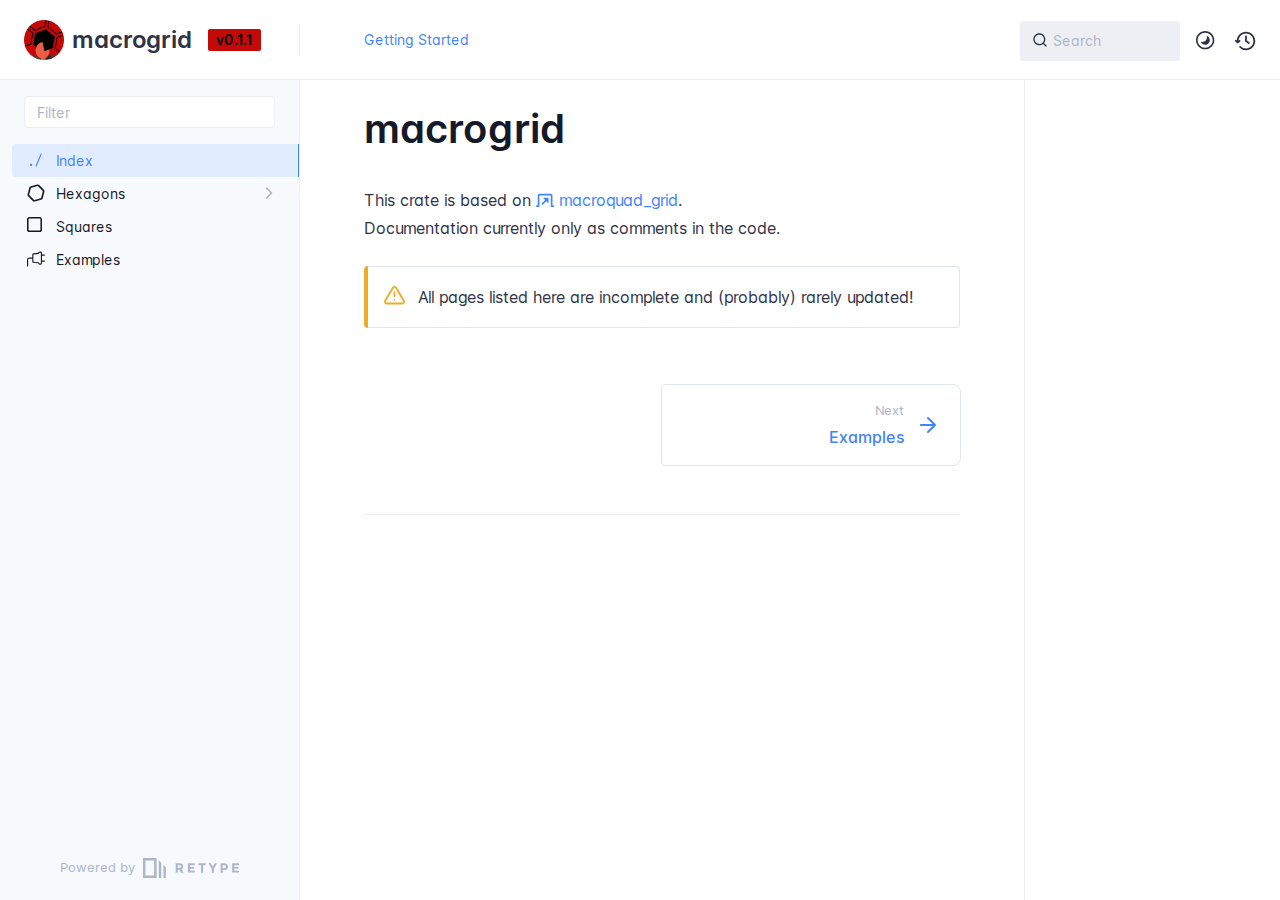
<file: index.html>
<!DOCTYPE html>
<html lang="en" class="h-full">
<head>
    <meta charset="UTF-8">
    <meta name="viewport" content="width=device-width,initial-scale=1">
    <meta name="turbo-root" content="/macrogrid">
    <meta name="turbo-cache-control" content="no-cache" data-turbo-track="reload" data-track-token="3.6.0.793026408184">

    <!-- See retype.com -->
    <meta name="generator" content="Retype 3.6.0">

    <!-- Primary Meta Tags -->
    <title>macrogrid</title>
    <meta name="title" content="macrogrid">
    <meta name="description" content="This crate is based on macroquad_grid. Documentation currently only as comments in the code.">

    <!-- Canonical -->
    <link rel="canonical" href="https://azazelcodes.github.io/macrogrid/">

    <!-- Open Graph / Facebook -->
    <meta property="og:type" content="website">
    <meta property="og:url" content="https://azazelcodes.github.io/macrogrid/">
    <meta property="og:title" content="macrogrid">
    <meta property="og:description" content="This crate is based on macroquad_grid. Documentation currently only as comments in the code.">

    <!-- Twitter -->
    <meta property="twitter:card" content="summary_large_image">
    <meta property="twitter:url" content="https://azazelcodes.github.io/macrogrid/">
    <meta property="twitter:title" content="macrogrid">
    <meta property="twitter:description" content="This crate is based on macroquad_grid. Documentation currently only as comments in the code.">

    <script data-cfasync="false">(function () { var el = document.documentElement, m = localStorage.getItem("doc_theme"), wm = window.matchMedia; if (m === "dark" || (!m && wm && wm("(prefers-color-scheme: dark)").matches)) { el.classList.add("dark") } else { el.classList.remove("dark") } })();</script>

    <link href="favicon.ico" rel="icon">
    <link href="resources/css/retype.css?v=3.6.0.793026408184" rel="stylesheet">

    <script data-cfasync="false" src="resources/js/config.js?v=3.6.0.793026408184" data-turbo-eval="false" defer></script>
    <script data-cfasync="false" src="resources/js/retype.js?v=3.6.0" data-turbo-eval="false" defer></script>
    <script id="lunr-js" data-cfasync="false" src="resources/js/lunr.js?v=3.6.0.793026408184" data-turbo-eval="false" defer></script>
</head>
<body>
    <div id="docs-app" class="relative text-base antialiased text-gray-700 bg-white font-body dark:bg-dark-850 dark:text-dark-300">
        <div class="absolute bottom-0 left-0 bg-gray-100 dark:bg-dark-800" style="top: 5rem; right: 50%"></div>
    
        <header id="docs-site-header" class="sticky top-0 z-30 flex w-full h-16 bg-white border-b border-gray-200 md:h-20 dark:bg-dark-850 dark:border-dark-650">
            <div class="container relative flex items-center justify-between pr-6 grow md:justify-start">
                <!-- Mobile menu button skeleton -->
                <button v-cloak class="skeleton docs-mobile-menu-button flex items-center justify-center shrink-0 overflow-hidden dark:text-white focus:outline-none rounded-full w-10 h-10 ml-3.5 md:hidden"><svg xmlns="http://www.w3.org/2000/svg" class="mb-px shrink-0" width="24" height="24" viewBox="0 0 24 24" role="presentation" style="margin-bottom: 0px;"><g fill="currentColor"><path d="M2 4h20v2H2zM2 11h20v2H2zM2 18h20v2H2z"></path></g></svg></button>
                <div v-cloak id="docs-sidebar-toggle"></div>
        
                <!-- Logo -->
                <div class="flex items-center justify-between h-full py-2 md:w-75">
                    <div class="flex items-center px-2 md:px-6">
                        <a id="docs-site-logo" href="" class="flex items-center leading-snug text-2xl">
                            <span class="w-10 mr-2 grow-0 shrink-0 overflow-hidden">
                                <img class="max-h-10 dark:hidden md:inline-block" src="static/logo.png">
                                <img class="max-h-10 hidden dark:inline-block" src="static/logo.png">
                            </span>
                            <span class="dark:text-white font-semibold line-clamp-1 md:line-clamp-2">macrogrid</span>
                        </a><span class="hidden px-2 py-1 ml-4 text-sm font-semibold leading-none text-root-logo-label-text bg-root-logo-label-bg rounded-sm md:inline-block">v0.1.1</span>
                    </div>
        
                    <span class="hidden h-8 border-r md:inline-block dark:border-dark-650"></span>
                </div>
        
                <div class="flex justify-between md:grow">
                    <!-- Top Nav -->
                    <nav class="hidden md:flex">
                        <ul class="flex flex-col mb-4 md:pl-16 md:mb-0 md:flex-row md:items-center">
                            <li class="mr-6">
                                <a class="py-2 md:mb-0 inline-flex items-center text-sm whitespace-nowrap transition-colors duration-200 ease-linear md:text-blue-500 dark:text-blue-400 hover:text-blue-800 dark:hover:text-blue-200" href="https://retype.com/guides/getting-started/">Getting Started</a>
                            </li>
        
                        </ul>
                    </nav>
        
                    <!-- Header Right Skeleton -->
                    <div v-cloak class="flex justify-end grow skeleton">
        
                        <!-- Search input mock -->
                        <div class="relative hidden w-40 lg:block lg:max-w-sm lg:ml-auto">
                            <div class="absolute flex items-center justify-center h-full pl-3 dark:text-dark-300">
                                <svg xmlns="http://www.w3.org/2000/svg" class="icon-base" width="16" height="16" viewBox="0 0 24 24" aria-labelledby="icon" role="presentation" style="margin-bottom: 1px;"><g fill="currentColor" ><path d="M21.71 20.29l-3.68-3.68A8.963 8.963 0 0020 11c0-4.96-4.04-9-9-9s-9 4.04-9 9 4.04 9 9 9c2.12 0 4.07-.74 5.61-1.97l3.68 3.68c.2.19.45.29.71.29s.51-.1.71-.29c.39-.39.39-1.03 0-1.42zM4 11c0-3.86 3.14-7 7-7s7 3.14 7 7c0 1.92-.78 3.66-2.04 4.93-.01.01-.02.01-.02.01-.01.01-.01.01-.01.02A6.98 6.98 0 0111 18c-3.86 0-7-3.14-7-7z" ></path></g></svg>
                            </div>
                            <input class="w-full h-10 placeholder-gray-400 transition-colors duration-200 ease-in bg-gray-200 border border-transparent rounded md:text-sm hover:bg-white hover:border-gray-300 focus:outline-none focus:bg-white focus:border-gray-500 dark:bg-dark-600 dark:border-dark-600 dark:placeholder-dark-400" style="padding: 0.625rem 0.75rem 0.625rem 2rem" type="text" placeholder="Search">
                        </div>
        
                        <!-- Mobile search button -->
                        <div class="flex items-center justify-center w-10 h-10 lg:hidden">
                            <svg xmlns="http://www.w3.org/2000/svg" class="shrink-0 icon-base" width="20" height="20" viewBox="0 0 24 24" aria-labelledby="icon" role="presentation" style="margin-bottom: 0px;"><g fill="currentColor" ><path d="M21.71 20.29l-3.68-3.68A8.963 8.963 0 0020 11c0-4.96-4.04-9-9-9s-9 4.04-9 9 4.04 9 9 9c2.12 0 4.07-.74 5.61-1.97l3.68 3.68c.2.19.45.29.71.29s.51-.1.71-.29c.39-.39.39-1.03 0-1.42zM4 11c0-3.86 3.14-7 7-7s7 3.14 7 7c0 1.92-.78 3.66-2.04 4.93-.01.01-.02.01-.02.01-.01.01-.01.01-.01.02A6.98 6.98 0 0111 18c-3.86 0-7-3.14-7-7z" ></path></g></svg>
                        </div>
        
                        <!-- Dark mode switch placeholder -->
                        <div class="w-10 h-10 lg:ml-2"></div>
        
                        <!-- History button -->
                        <div class="flex items-center justify-center w-10 h-10" style="margin-right: -0.625rem;">
                            <svg xmlns="http://www.w3.org/2000/svg" class="shrink-0 icon-base" width="22" height="22" viewBox="0 0 24 24" aria-labelledby="icon" role="presentation" style="margin-bottom: 0px;"><g fill="currentColor" ><g ><path d="M12.01 6.01c-.55 0-1 .45-1 1V12a1 1 0 00.4.8l3 2.22a.985.985 0 001.39-.2.996.996 0 00-.21-1.4l-2.6-1.92V7.01c.02-.55-.43-1-.98-1z"></path><path d="M12.01 1.91c-5.33 0-9.69 4.16-10.05 9.4l-.29-.26a.997.997 0 10-1.34 1.48l1.97 1.79c.19.17.43.26.67.26s.48-.09.67-.26l1.97-1.79a.997.997 0 10-1.34-1.48l-.31.28c.34-4.14 3.82-7.41 8.05-7.41 4.46 0 8.08 3.63 8.08 8.09s-3.63 8.08-8.08 8.08c-2.18 0-4.22-.85-5.75-2.4a.996.996 0 10-1.42 1.4 10.02 10.02 0 007.17 2.99c5.56 0 10.08-4.52 10.08-10.08.01-5.56-4.52-10.09-10.08-10.09z"></path></g></g></svg>
                        </div>
                    </div>
        
                    <div v-cloak class="flex justify-end grow">
                        <div id="docs-mobile-search-button"></div>
                        <doc-search-desktop></doc-search-desktop>
        
                        <doc-theme-switch class="lg:ml-2"></doc-theme-switch>
                        <doc-history></doc-history>
                    </div>
                </div>
            </div>
        </header>
    
        <div class="container relative flex bg-white">
            <!-- Sidebar Skeleton -->
            <div v-cloak class="fixed flex flex-col shrink-0 duration-300 ease-in-out bg-gray-100 border-gray-200 sidebar top-20 w-75 border-r h-screen md:sticky transition-transform skeleton dark:bg-dark-800 dark:border-dark-650">
            
                <!-- Render this div, if config.showSidebarFilter is `true` -->
                <div class="flex items-center h-16 px-6">
                    <input class="w-full h-8 px-3 py-2 transition-colors duration-200 ease-linear bg-white border border-gray-200 rounded shadow-none text-sm focus:outline-none focus:border-gray-600 dark:bg-dark-600 dark:border-dark-600" type="text" placeholder="Filter">
                </div>
            
                <div class="pl-6 mt-1 mb-4">
                    <div class="w-32 h-3 mb-4 bg-gray-200 rounded-full loading dark:bg-dark-600"></div>
                    <div class="w-48 h-3 mb-4 bg-gray-200 rounded-full loading dark:bg-dark-600"></div>
                    <div class="w-40 h-3 mb-4 bg-gray-200 rounded-full loading dark:bg-dark-600"></div>
                    <div class="w-32 h-3 mb-4 bg-gray-200 rounded-full loading dark:bg-dark-600"></div>
                    <div class="w-48 h-3 mb-4 bg-gray-200 rounded-full loading dark:bg-dark-600"></div>
                    <div class="w-40 h-3 mb-4 bg-gray-200 rounded-full loading dark:bg-dark-600"></div>
                </div>
            
                <div class="shrink-0 mt-auto bg-transparent dark:border-dark-650">
                    <a class="flex items-center justify-center flex-nowrap h-16 text-gray-400 dark:text-dark-400 hover:text-gray-700 dark:hover:text-dark-300 transition-colors duration-150 ease-in docs-powered-by" target="_blank" href="https://retype.com/" rel="noopener">
                        <span class="text-xs whitespace-nowrap">Powered by</span>
                        <svg xmlns="http://www.w3.org/2000/svg" class="ml-2" fill="currentColor" width="96" height="20" overflow="visible"><path d="M0 0v20h13.59V0H0zm11.15 17.54H2.44V2.46h8.71v15.08zM15.8 20h2.44V4.67L15.8 2.22zM20.45 6.89V20h2.44V9.34z"/><g><path d="M40.16 8.44c0 1.49-.59 2.45-1.75 2.88l2.34 3.32h-2.53l-2.04-2.96h-1.43v2.96h-2.06V5.36h3.5c1.43 0 2.46.24 3.07.73s.9 1.27.9 2.35zm-2.48 1.1c.26-.23.38-.59.38-1.09 0-.5-.13-.84-.4-1.03s-.73-.28-1.39-.28h-1.54v2.75h1.5c.72 0 1.2-.12 1.45-.35zM51.56 5.36V7.2h-4.59v1.91h4.13v1.76h-4.13v1.92h4.74v1.83h-6.79V5.36h6.64zM60.09 7.15v7.48h-2.06V7.15h-2.61V5.36h7.28v1.79h-2.61zM70.81 14.64h-2.06v-3.66l-3.19-5.61h2.23l1.99 3.45 1.99-3.45H74l-3.19 5.61v3.66zM83.99 6.19c.65.55.97 1.4.97 2.55s-.33 1.98-1 2.51-1.68.8-3.04.8h-1.23v2.59h-2.06V5.36h3.26c1.42 0 2.45.28 3.1.83zm-1.51 3.65c.25-.28.37-.69.37-1.22s-.16-.92-.48-1.14c-.32-.23-.82-.34-1.5-.34H79.7v3.12h1.38c.68 0 1.15-.14 1.4-.42zM95.85 5.36V7.2h-4.59v1.91h4.13v1.76h-4.13v1.92H96v1.83h-6.79V5.36h6.64z"/></g></svg>
                    </a>
                </div>
            </div>
            
            <!-- Sidebar component -->
            <doc-sidebar v-cloak>
                <template #sidebar-footer>
                    <div class="shrink-0 mt-auto border-t md:bg-transparent md:border-none dark:border-dark-650">
            
                        <div class="py-3 px-6 md:hidden border-b dark:border-dark-650">
                            <nav>
                                <ul class="flex flex-wrap justify-center items-center">
                                    <li class="mr-6">
                                        <a class="block py-1 inline-flex items-center text-sm whitespace-nowrap transition-colors duration-200 ease-linear md:text-blue-500 dark:text-blue-400 hover:text-blue-800 dark:hover:text-blue-200" href="https://retype.com/guides/getting-started/">Getting Started</a>
                                    </li>
            
                                </ul>
                            </nav>
                        </div>
            
                        <a class="flex items-center justify-center flex-nowrap h-16 text-gray-400 dark:text-dark-400 hover:text-gray-700 dark:hover:text-dark-300 transition-colors duration-150 ease-in docs-powered-by" target="_blank" href="https://retype.com/" rel="noopener">
                            <span class="text-xs whitespace-nowrap">Powered by</span>
                            <svg xmlns="http://www.w3.org/2000/svg" class="ml-2" fill="currentColor" width="96" height="20" overflow="visible"><path d="M0 0v20h13.59V0H0zm11.15 17.54H2.44V2.46h8.71v15.08zM15.8 20h2.44V4.67L15.8 2.22zM20.45 6.89V20h2.44V9.34z"/><g><path d="M40.16 8.44c0 1.49-.59 2.45-1.75 2.88l2.34 3.32h-2.53l-2.04-2.96h-1.43v2.96h-2.06V5.36h3.5c1.43 0 2.46.24 3.07.73s.9 1.27.9 2.35zm-2.48 1.1c.26-.23.38-.59.38-1.09 0-.5-.13-.84-.4-1.03s-.73-.28-1.39-.28h-1.54v2.75h1.5c.72 0 1.2-.12 1.45-.35zM51.56 5.36V7.2h-4.59v1.91h4.13v1.76h-4.13v1.92h4.74v1.83h-6.79V5.36h6.64zM60.09 7.15v7.48h-2.06V7.15h-2.61V5.36h7.28v1.79h-2.61zM70.81 14.64h-2.06v-3.66l-3.19-5.61h2.23l1.99 3.45 1.99-3.45H74l-3.19 5.61v3.66zM83.99 6.19c.65.55.97 1.4.97 2.55s-.33 1.98-1 2.51-1.68.8-3.04.8h-1.23v2.59h-2.06V5.36h3.26c1.42 0 2.45.28 3.1.83zm-1.51 3.65c.25-.28.37-.69.37-1.22s-.16-.92-.48-1.14c-.32-.23-.82-.34-1.5-.34H79.7v3.12h1.38c.68 0 1.15-.14 1.4-.42zM95.85 5.36V7.2h-4.59v1.91h4.13v1.76h-4.13v1.92H96v1.83h-6.79V5.36h6.64z"/></g></svg>
                        </a>
                    </div>
                </template>
            </doc-sidebar>
    
            <div class="grow min-w-0 dark:bg-dark-850">
                <!-- Render "toolbar" template here on api pages --><!-- Render page content -->
                <div class="flex">
                    <div class="min-w-0 p-4 grow md:px-16">
                        <main class="relative pb-12 lg:pt-2">
                            <div class="docs-markdown" id="docs-content">
                                <!-- Rendered if sidebar right is enabled -->
                                <div id="docs-sidebar-right-toggle"></div>
                                <!-- Page content  -->
<doc-anchor-target id="macrogrid" class="break-words">
    <h1>
        <doc-anchor-trigger class="header-anchor-trigger" to="#macrogrid">#</doc-anchor-trigger>
        <span>macrogrid</span>
    </h1>
</doc-anchor-target>
<p>This crate is based on <a href="https://github.com/TheDinner22/macroquad_grid" target="_blank"><svg xmlns="http://www.w3.org/2000/svg" class="docs-icon" viewBox="0 0 24 24" role="presentation"><g fill="currentColor"><g><symbol id="tab-external-icon-symbol" viewBox="0 0 16 16"><path d="M3.25 4a.25.25 0 0 0-.25.25v9a.75.75 0 0 1-.75.75H.75a.75.75 0 0 1 0-1.5h.75V4.25c0-.966.784-1.75 1.75-1.75h9.5c.966 0 1.75.784 1.75 1.75v8.25h.75a.75.75 0 0 1 0 1.5h-1.5a.75.75 0 0 1-.75-.75v-9a.25.25 0 0 0-.25-.25h-9.5Z"/><path d="m7.97 7.97-2.75 2.75a.75.75 0 1 0 1.06 1.06l2.75-2.75 1.543 1.543a.25.25 0 0 0 .427-.177V6.25a.25.25 0 0 0-.25-.25H6.604a.25.25 0 0 0-.177.427L7.97 7.97Z"/></symbol><use xlink:href="#tab-external-icon-symbol" /></g></g></svg> macroquad_grid</a>.<br />
Documentation currently only as comments in the code.</p>
<div class="flex mb-6">
    <div class="shrink-0 w-1 rounded-tl rounded-bl bg-yellow-500"></div>
    <div class="flex w-full py-4 border border-l-0 border-gray-300 rounded-tr rounded-br doc-alert bg-white dark:bg-dark-700 dark:border-dark-700" role="alert">
        <div class="flex items-center ml-4 h-7">
            <svg xmlns="http://www.w3.org/2000/svg" class="mb-px text-yellow-500" width="22" height="22" viewBox="0 0 24 24" role="presentation">
                <g fill="currentColor"><g>
                    <path d="M22.48 15.59L14.01 1.45A2.968 2.968 0 0012.16.09c-.78-.19-1.58-.07-2.27.35-.41.25-.76.6-1.01 1.01v.01L.4 15.6c-.83 1.43-.33 3.27 1.1 4.1.45.26.95.4 1.48.4h16.95c.8-.01 1.55-.33 2.11-.9.56-.57.87-1.33.86-2.13a3.04 3.04 0 00-.42-1.48zm-1.87 2.21c-.19.19-.44.3-.69.3H2.99c-.17 0-.34-.05-.49-.13a.992.992 0 01-.37-1.35L10.6 2.48c.08-.14.2-.25.34-.33a.992.992 0 011.37.33l8.46 14.13c.09.15.13.32.13.49 0 .26-.1.51-.29.7z"></path>
                    <path d="M11.45 12.1c.55 0 1-.45 1-1v-4c0-.55-.45-1-1-1s-1 .45-1 1v4c0 .56.45 1 1 1zM11.46 14.1c-.56 0-1 .45-1 1s.45 1 1 1 1-.45 1-1-.45-1-1-1z"></path>
                </g></g>
            </svg>
        </div>
        <div class="pr-5 ml-3 w-full">
<p>All pages listed here are incomplete and (probably) rarely updated!</p>
        </div>
    </div>
</div>

                                
                                <!-- Required only on API pages -->
                                <doc-toolbar-member-filter-no-results></doc-toolbar-member-filter-no-results>
                            </div>
                            <footer class="clear-both">
                            
                                <nav class="flex mt-14">
                                    <div class="w-1/2">
                                    </div>
                            
                                    <div class="w-1/2">
                                        <a class="px-5 py-4 -mx-px h-full flex items-center justify-end break-normal font-medium text-blue-500 dark:text-blue-400 border border-gray-300 hover:border-gray-400 dark:border-dark-650 dark:hover:border-dark-450 rounded-l rounded-r-lg transition-colors duration-150 relative hover:z-5" href="examples/">
                                            <span>
                                                <span class="block text-xs font-normal text-right text-gray-400 dark:text-dark-400">Next</span>
                                                <span class="block mt-1">Examples</span>
                                            </span>
                                            <svg xmlns="http://www.w3.org/2000/svg" class="ml-3" width="24" height="24" viewBox="0 0 24 24" fill="currentColor" overflow="visible"><path d="M19.92 12.38a1 1 0 00-.22-1.09l-7-7a.996.996 0 10-1.41 1.41l5.3 5.3H5c-.55 0-1 .45-1 1s.45 1 1 1h11.59l-5.29 5.29a.996.996 0 000 1.41c.19.2.44.3.7.3s.51-.1.71-.29l7-7c.09-.09.16-.21.21-.33z" /><path fill="none" d="M0 0h24v24H0z" /></svg>
                                        </a>
                                    </div>
                                </nav>
                            </footer>
                        </main>
                
                        <div class="border-t dark:border-dark-650 pt-6 mb-8">
                            <footer class="flex flex-wrap items-center justify-between">
                                <div>
                                    <ul class="flex flex-wrap items-center text-sm">
                                    </ul>
                                </div>
                                <div class="docs-copyright py-2 text-gray-500 dark:text-dark-350 text-sm leading-relaxed"></div>
                            </footer>
                        </div>
                    </div>
                
                    <!-- Rendered if sidebar right is enabled -->
                    <!-- Sidebar right skeleton-->
                    <div v-cloak class="fixed top-0 bottom-0 right-0 translate-x-full bg-white border-gray-200 lg:sticky lg:border-l lg:shrink-0 lg:pt-6 lg:transform-none sm:w-1/2 lg:w-64 lg:z-0 md:w-104 sidebar-right skeleton dark:bg-dark-850 dark:border-dark-650">
                        <div class="pl-5">
                            <div class="w-32 h-3 mb-4 bg-gray-200 dark:bg-dark-600 rounded-full loading"></div>
                            <div class="w-48 h-3 mb-4 bg-gray-200 dark:bg-dark-600 rounded-full loading"></div>
                            <div class="w-40 h-3 mb-4 bg-gray-200 dark:bg-dark-600 rounded-full loading"></div>
                        </div>
                    </div>
                
                    <!-- User should be able to hide sidebar right -->
                    <doc-sidebar-right v-cloak></doc-sidebar-right>
                </div>

            </div>
        </div>
    
        <doc-search-mobile></doc-search-mobile>
        <doc-back-to-top></doc-back-to-top>
    </div>


    <div id="docs-overlay-target"></div>

    <script data-cfasync="false">window.__DOCS__ = { "title": "Index", isRoot: true, level: 0, icon: "file", hasPrism: false, hasMermaid: false, hasMath: false, tocDepth: 23 }</script>
</body>
</html>
</file>
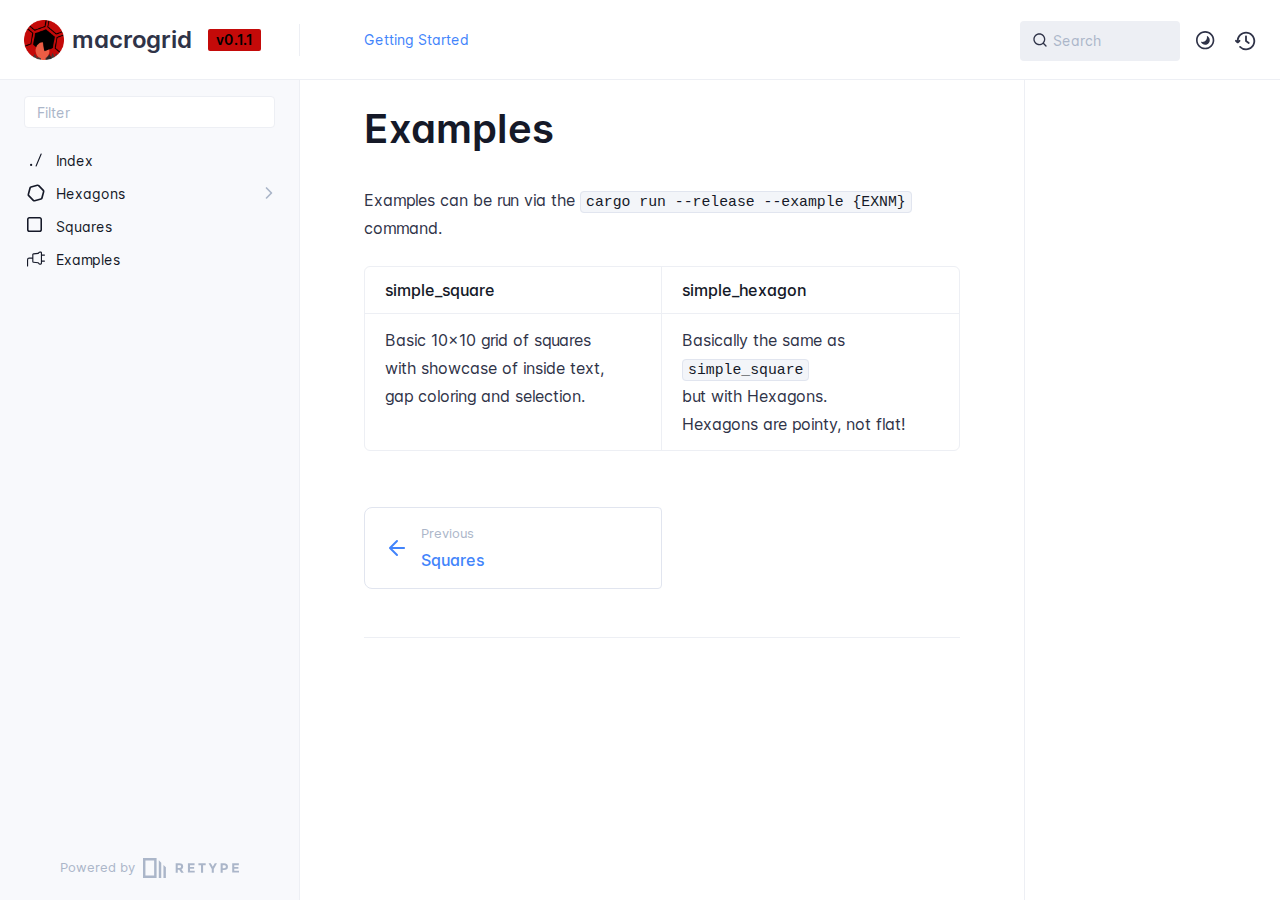
<file: examples/index.html>
<!DOCTYPE html>
<html lang="en" class="h-full">
<head>
    <meta charset="UTF-8">
    <meta name="viewport" content="width=device-width,initial-scale=1">
    <meta name="turbo-root" content="/macrogrid">
    <meta name="turbo-cache-control" content="no-cache" data-turbo-track="reload" data-track-token="3.6.0.793388109796">

    <!-- See retype.com -->
    <meta name="generator" content="Retype 3.6.0">

    <!-- Primary Meta Tags -->
    <title>Examples</title>
    <meta name="title" content="Examples">
    <meta name="description" content="Examples can be run via the cargo run --release --example {EXNM} command.">

    <!-- Canonical -->
    <link rel="canonical" href="https://azazelcodes.github.io/macrogrid/examples/">

    <!-- Open Graph / Facebook -->
    <meta property="og:type" content="website">
    <meta property="og:url" content="https://azazelcodes.github.io/macrogrid/examples/">
    <meta property="og:title" content="Examples">
    <meta property="og:description" content="Examples can be run via the cargo run --release --example {EXNM} command.">

    <!-- Twitter -->
    <meta property="twitter:card" content="summary_large_image">
    <meta property="twitter:url" content="https://azazelcodes.github.io/macrogrid/examples/">
    <meta property="twitter:title" content="Examples">
    <meta property="twitter:description" content="Examples can be run via the cargo run --release --example {EXNM} command.">

    <script data-cfasync="false">(function () { var el = document.documentElement, m = localStorage.getItem("doc_theme"), wm = window.matchMedia; if (m === "dark" || (!m && wm && wm("(prefers-color-scheme: dark)").matches)) { el.classList.add("dark") } else { el.classList.remove("dark") } })();</script>

    <link href="../favicon.ico" rel="icon">
    <link href="../resources/css/retype.css?v=3.6.0.793388109796" rel="stylesheet">

    <script data-cfasync="false" src="../resources/js/config.js?v=3.6.0.793388109796" data-turbo-eval="false" defer></script>
    <script data-cfasync="false" src="../resources/js/retype.js?v=3.6.0" data-turbo-eval="false" defer></script>
    <script id="lunr-js" data-cfasync="false" src="../resources/js/lunr.js?v=3.6.0.793388109796" data-turbo-eval="false" defer></script>
</head>
<body>
    <div id="docs-app" class="relative text-base antialiased text-gray-700 bg-white font-body dark:bg-dark-850 dark:text-dark-300">
        <div class="absolute bottom-0 left-0 bg-gray-100 dark:bg-dark-800" style="top: 5rem; right: 50%"></div>
    
        <header id="docs-site-header" class="sticky top-0 z-30 flex w-full h-16 bg-white border-b border-gray-200 md:h-20 dark:bg-dark-850 dark:border-dark-650">
            <div class="container relative flex items-center justify-between pr-6 grow md:justify-start">
                <!-- Mobile menu button skeleton -->
                <button v-cloak class="skeleton docs-mobile-menu-button flex items-center justify-center shrink-0 overflow-hidden dark:text-white focus:outline-none rounded-full w-10 h-10 ml-3.5 md:hidden"><svg xmlns="http://www.w3.org/2000/svg" class="mb-px shrink-0" width="24" height="24" viewBox="0 0 24 24" role="presentation" style="margin-bottom: 0px;"><g fill="currentColor"><path d="M2 4h20v2H2zM2 11h20v2H2zM2 18h20v2H2z"></path></g></svg></button>
                <div v-cloak id="docs-sidebar-toggle"></div>
        
                <!-- Logo -->
                <div class="flex items-center justify-between h-full py-2 md:w-75">
                    <div class="flex items-center px-2 md:px-6">
                        <a id="docs-site-logo" href="../" class="flex items-center leading-snug text-2xl">
                            <span class="w-10 mr-2 grow-0 shrink-0 overflow-hidden">
                                <img class="max-h-10 dark:hidden md:inline-block" src="../static/logo.png">
                                <img class="max-h-10 hidden dark:inline-block" src="../static/logo.png">
                            </span>
                            <span class="dark:text-white font-semibold line-clamp-1 md:line-clamp-2">macrogrid</span>
                        </a><span class="hidden px-2 py-1 ml-4 text-sm font-semibold leading-none text-root-logo-label-text bg-root-logo-label-bg rounded-sm md:inline-block">v0.1.1</span>
                    </div>
        
                    <span class="hidden h-8 border-r md:inline-block dark:border-dark-650"></span>
                </div>
        
                <div class="flex justify-between md:grow">
                    <!-- Top Nav -->
                    <nav class="hidden md:flex">
                        <ul class="flex flex-col mb-4 md:pl-16 md:mb-0 md:flex-row md:items-center">
                            <li class="mr-6">
                                <a class="py-2 md:mb-0 inline-flex items-center text-sm whitespace-nowrap transition-colors duration-200 ease-linear md:text-blue-500 dark:text-blue-400 hover:text-blue-800 dark:hover:text-blue-200" href="https://retype.com/guides/getting-started/">Getting Started</a>
                            </li>
        
                        </ul>
                    </nav>
        
                    <!-- Header Right Skeleton -->
                    <div v-cloak class="flex justify-end grow skeleton">
        
                        <!-- Search input mock -->
                        <div class="relative hidden w-40 lg:block lg:max-w-sm lg:ml-auto">
                            <div class="absolute flex items-center justify-center h-full pl-3 dark:text-dark-300">
                                <svg xmlns="http://www.w3.org/2000/svg" class="icon-base" width="16" height="16" viewBox="0 0 24 24" aria-labelledby="icon" role="presentation" style="margin-bottom: 1px;"><g fill="currentColor" ><path d="M21.71 20.29l-3.68-3.68A8.963 8.963 0 0020 11c0-4.96-4.04-9-9-9s-9 4.04-9 9 4.04 9 9 9c2.12 0 4.07-.74 5.61-1.97l3.68 3.68c.2.19.45.29.71.29s.51-.1.71-.29c.39-.39.39-1.03 0-1.42zM4 11c0-3.86 3.14-7 7-7s7 3.14 7 7c0 1.92-.78 3.66-2.04 4.93-.01.01-.02.01-.02.01-.01.01-.01.01-.01.02A6.98 6.98 0 0111 18c-3.86 0-7-3.14-7-7z" ></path></g></svg>
                            </div>
                            <input class="w-full h-10 placeholder-gray-400 transition-colors duration-200 ease-in bg-gray-200 border border-transparent rounded md:text-sm hover:bg-white hover:border-gray-300 focus:outline-none focus:bg-white focus:border-gray-500 dark:bg-dark-600 dark:border-dark-600 dark:placeholder-dark-400" style="padding: 0.625rem 0.75rem 0.625rem 2rem" type="text" placeholder="Search">
                        </div>
        
                        <!-- Mobile search button -->
                        <div class="flex items-center justify-center w-10 h-10 lg:hidden">
                            <svg xmlns="http://www.w3.org/2000/svg" class="shrink-0 icon-base" width="20" height="20" viewBox="0 0 24 24" aria-labelledby="icon" role="presentation" style="margin-bottom: 0px;"><g fill="currentColor" ><path d="M21.71 20.29l-3.68-3.68A8.963 8.963 0 0020 11c0-4.96-4.04-9-9-9s-9 4.04-9 9 4.04 9 9 9c2.12 0 4.07-.74 5.61-1.97l3.68 3.68c.2.19.45.29.71.29s.51-.1.71-.29c.39-.39.39-1.03 0-1.42zM4 11c0-3.86 3.14-7 7-7s7 3.14 7 7c0 1.92-.78 3.66-2.04 4.93-.01.01-.02.01-.02.01-.01.01-.01.01-.01.02A6.98 6.98 0 0111 18c-3.86 0-7-3.14-7-7z" ></path></g></svg>
                        </div>
        
                        <!-- Dark mode switch placeholder -->
                        <div class="w-10 h-10 lg:ml-2"></div>
        
                        <!-- History button -->
                        <div class="flex items-center justify-center w-10 h-10" style="margin-right: -0.625rem;">
                            <svg xmlns="http://www.w3.org/2000/svg" class="shrink-0 icon-base" width="22" height="22" viewBox="0 0 24 24" aria-labelledby="icon" role="presentation" style="margin-bottom: 0px;"><g fill="currentColor" ><g ><path d="M12.01 6.01c-.55 0-1 .45-1 1V12a1 1 0 00.4.8l3 2.22a.985.985 0 001.39-.2.996.996 0 00-.21-1.4l-2.6-1.92V7.01c.02-.55-.43-1-.98-1z"></path><path d="M12.01 1.91c-5.33 0-9.69 4.16-10.05 9.4l-.29-.26a.997.997 0 10-1.34 1.48l1.97 1.79c.19.17.43.26.67.26s.48-.09.67-.26l1.97-1.79a.997.997 0 10-1.34-1.48l-.31.28c.34-4.14 3.82-7.41 8.05-7.41 4.46 0 8.08 3.63 8.08 8.09s-3.63 8.08-8.08 8.08c-2.18 0-4.22-.85-5.75-2.4a.996.996 0 10-1.42 1.4 10.02 10.02 0 007.17 2.99c5.56 0 10.08-4.52 10.08-10.08.01-5.56-4.52-10.09-10.08-10.09z"></path></g></g></svg>
                        </div>
                    </div>
        
                    <div v-cloak class="flex justify-end grow">
                        <div id="docs-mobile-search-button"></div>
                        <doc-search-desktop></doc-search-desktop>
        
                        <doc-theme-switch class="lg:ml-2"></doc-theme-switch>
                        <doc-history></doc-history>
                    </div>
                </div>
            </div>
        </header>
    
        <div class="container relative flex bg-white">
            <!-- Sidebar Skeleton -->
            <div v-cloak class="fixed flex flex-col shrink-0 duration-300 ease-in-out bg-gray-100 border-gray-200 sidebar top-20 w-75 border-r h-screen md:sticky transition-transform skeleton dark:bg-dark-800 dark:border-dark-650">
            
                <!-- Render this div, if config.showSidebarFilter is `true` -->
                <div class="flex items-center h-16 px-6">
                    <input class="w-full h-8 px-3 py-2 transition-colors duration-200 ease-linear bg-white border border-gray-200 rounded shadow-none text-sm focus:outline-none focus:border-gray-600 dark:bg-dark-600 dark:border-dark-600" type="text" placeholder="Filter">
                </div>
            
                <div class="pl-6 mt-1 mb-4">
                    <div class="w-32 h-3 mb-4 bg-gray-200 rounded-full loading dark:bg-dark-600"></div>
                    <div class="w-48 h-3 mb-4 bg-gray-200 rounded-full loading dark:bg-dark-600"></div>
                    <div class="w-40 h-3 mb-4 bg-gray-200 rounded-full loading dark:bg-dark-600"></div>
                    <div class="w-32 h-3 mb-4 bg-gray-200 rounded-full loading dark:bg-dark-600"></div>
                    <div class="w-48 h-3 mb-4 bg-gray-200 rounded-full loading dark:bg-dark-600"></div>
                    <div class="w-40 h-3 mb-4 bg-gray-200 rounded-full loading dark:bg-dark-600"></div>
                </div>
            
                <div class="shrink-0 mt-auto bg-transparent dark:border-dark-650">
                    <a class="flex items-center justify-center flex-nowrap h-16 text-gray-400 dark:text-dark-400 hover:text-gray-700 dark:hover:text-dark-300 transition-colors duration-150 ease-in docs-powered-by" target="_blank" href="https://retype.com/" rel="noopener">
                        <span class="text-xs whitespace-nowrap">Powered by</span>
                        <svg xmlns="http://www.w3.org/2000/svg" class="ml-2" fill="currentColor" width="96" height="20" overflow="visible"><path d="M0 0v20h13.59V0H0zm11.15 17.54H2.44V2.46h8.71v15.08zM15.8 20h2.44V4.67L15.8 2.22zM20.45 6.89V20h2.44V9.34z"/><g><path d="M40.16 8.44c0 1.49-.59 2.45-1.75 2.88l2.34 3.32h-2.53l-2.04-2.96h-1.43v2.96h-2.06V5.36h3.5c1.43 0 2.46.24 3.07.73s.9 1.27.9 2.35zm-2.48 1.1c.26-.23.38-.59.38-1.09 0-.5-.13-.84-.4-1.03s-.73-.28-1.39-.28h-1.54v2.75h1.5c.72 0 1.2-.12 1.45-.35zM51.56 5.36V7.2h-4.59v1.91h4.13v1.76h-4.13v1.92h4.74v1.83h-6.79V5.36h6.64zM60.09 7.15v7.48h-2.06V7.15h-2.61V5.36h7.28v1.79h-2.61zM70.81 14.64h-2.06v-3.66l-3.19-5.61h2.23l1.99 3.45 1.99-3.45H74l-3.19 5.61v3.66zM83.99 6.19c.65.55.97 1.4.97 2.55s-.33 1.98-1 2.51-1.68.8-3.04.8h-1.23v2.59h-2.06V5.36h3.26c1.42 0 2.45.28 3.1.83zm-1.51 3.65c.25-.28.37-.69.37-1.22s-.16-.92-.48-1.14c-.32-.23-.82-.34-1.5-.34H79.7v3.12h1.38c.68 0 1.15-.14 1.4-.42zM95.85 5.36V7.2h-4.59v1.91h4.13v1.76h-4.13v1.92H96v1.83h-6.79V5.36h6.64z"/></g></svg>
                    </a>
                </div>
            </div>
            
            <!-- Sidebar component -->
            <doc-sidebar v-cloak>
                <template #sidebar-footer>
                    <div class="shrink-0 mt-auto border-t md:bg-transparent md:border-none dark:border-dark-650">
            
                        <div class="py-3 px-6 md:hidden border-b dark:border-dark-650">
                            <nav>
                                <ul class="flex flex-wrap justify-center items-center">
                                    <li class="mr-6">
                                        <a class="block py-1 inline-flex items-center text-sm whitespace-nowrap transition-colors duration-200 ease-linear md:text-blue-500 dark:text-blue-400 hover:text-blue-800 dark:hover:text-blue-200" href="https://retype.com/guides/getting-started/">Getting Started</a>
                                    </li>
            
                                </ul>
                            </nav>
                        </div>
            
                        <a class="flex items-center justify-center flex-nowrap h-16 text-gray-400 dark:text-dark-400 hover:text-gray-700 dark:hover:text-dark-300 transition-colors duration-150 ease-in docs-powered-by" target="_blank" href="https://retype.com/" rel="noopener">
                            <span class="text-xs whitespace-nowrap">Powered by</span>
                            <svg xmlns="http://www.w3.org/2000/svg" class="ml-2" fill="currentColor" width="96" height="20" overflow="visible"><path d="M0 0v20h13.59V0H0zm11.15 17.54H2.44V2.46h8.71v15.08zM15.8 20h2.44V4.67L15.8 2.22zM20.45 6.89V20h2.44V9.34z"/><g><path d="M40.16 8.44c0 1.49-.59 2.45-1.75 2.88l2.34 3.32h-2.53l-2.04-2.96h-1.43v2.96h-2.06V5.36h3.5c1.43 0 2.46.24 3.07.73s.9 1.27.9 2.35zm-2.48 1.1c.26-.23.38-.59.38-1.09 0-.5-.13-.84-.4-1.03s-.73-.28-1.39-.28h-1.54v2.75h1.5c.72 0 1.2-.12 1.45-.35zM51.56 5.36V7.2h-4.59v1.91h4.13v1.76h-4.13v1.92h4.74v1.83h-6.79V5.36h6.64zM60.09 7.15v7.48h-2.06V7.15h-2.61V5.36h7.28v1.79h-2.61zM70.81 14.64h-2.06v-3.66l-3.19-5.61h2.23l1.99 3.45 1.99-3.45H74l-3.19 5.61v3.66zM83.99 6.19c.65.55.97 1.4.97 2.55s-.33 1.98-1 2.51-1.68.8-3.04.8h-1.23v2.59h-2.06V5.36h3.26c1.42 0 2.45.28 3.1.83zm-1.51 3.65c.25-.28.37-.69.37-1.22s-.16-.92-.48-1.14c-.32-.23-.82-.34-1.5-.34H79.7v3.12h1.38c.68 0 1.15-.14 1.4-.42zM95.85 5.36V7.2h-4.59v1.91h4.13v1.76h-4.13v1.92H96v1.83h-6.79V5.36h6.64z"/></g></svg>
                        </a>
                    </div>
                </template>
            </doc-sidebar>
    
            <div class="grow min-w-0 dark:bg-dark-850">
                <!-- Render "toolbar" template here on api pages --><!-- Render page content -->
                <div class="flex">
                    <div class="min-w-0 p-4 grow md:px-16">
                        <main class="relative pb-12 lg:pt-2">
                            <div class="docs-markdown" id="docs-content">
                                <!-- Rendered if sidebar right is enabled -->
                                <div id="docs-sidebar-right-toggle"></div>
                                <!-- Page content  -->
<doc-anchor-target id="examples" class="break-words">
    <h1>
        <doc-anchor-trigger class="header-anchor-trigger" to="#examples">#</doc-anchor-trigger>
        <span>Examples</span>
    </h1>
</doc-anchor-target>
<p>Examples can be run via the <code v-pre>cargo run --release --example {EXNM}</code> command.</p>
<div class="mb-6 overflow-hidden border rounded-md docs-columns dark:border-dark-650" style="grid-template-columns: repeat(2, minmax(0, 1fr));">
    <div class="flex items-center px-5 py-3 font-medium leading-snug text-gray-900 border-b border-gray-200 dark:border-dark-650 dark:text-white border-r">
        <span>simple_square</span>
    </div>
    <div class="flex items-center px-5 py-3 font-medium leading-snug text-gray-900 border-b border-gray-200 dark:border-dark-650 dark:text-white">
        <span>simple_hexagon</span>
    </div>
    <div class="px-5 py-3 docs-columns-content border-r border-gray-200 dark:border-dark-650">
<p>Basic 10x10 grid of squares<br />
with showcase of inside text,<br />
gap coloring and selection.</p>
    </div>
    <div class="px-5 py-3 docs-columns-content">
<p>Basically the same as <code v-pre>simple_square</code><br />
but with Hexagons.<br />
Hexagons are pointy, not flat!</p>
    </div>
</div>

                                
                                <!-- Required only on API pages -->
                                <doc-toolbar-member-filter-no-results></doc-toolbar-member-filter-no-results>
                            </div>
                            <footer class="clear-both">
                            
                                <nav class="flex mt-14">
                                    <div class="w-1/2">
                                        <a class="px-5 py-4 h-full flex items-center break-normal font-medium text-blue-500 dark:text-blue-400 border border-gray-300 hover:border-gray-400 dark:border-dark-650 dark:hover:border-dark-450 rounded-r rounded-l-lg transition-colors duration-150 relative hover:z-5" href="../squares/">
                                            <svg xmlns="http://www.w3.org/2000/svg" class="mr-3" width="24" height="24" viewBox="0 0 24 24" fill="currentColor" overflow="visible"><path d="M19 11H7.41l5.29-5.29a.996.996 0 10-1.41-1.41l-7 7a1 1 0 000 1.42l7 7a1.024 1.024 0 001.42-.01.996.996 0 000-1.41L7.41 13H19c.55 0 1-.45 1-1s-.45-1-1-1z" /><path fill="none" d="M0 0h24v24H0z" /></svg>
                                            <span>
                                                <span class="block text-xs font-normal text-gray-400 dark:text-dark-400">Previous</span>
                                                <span class="block mt-1">Squares</span>
                                            </span>
                                        </a>
                                    </div>
                            
                                    <div class="w-1/2">
                                    </div>
                                </nav>
                            </footer>
                        </main>
                
                        <div class="border-t dark:border-dark-650 pt-6 mb-8">
                            <footer class="flex flex-wrap items-center justify-between">
                                <div>
                                    <ul class="flex flex-wrap items-center text-sm">
                                    </ul>
                                </div>
                                <div class="docs-copyright py-2 text-gray-500 dark:text-dark-350 text-sm leading-relaxed"></div>
                            </footer>
                        </div>
                    </div>
                
                    <!-- Rendered if sidebar right is enabled -->
                    <!-- Sidebar right skeleton-->
                    <div v-cloak class="fixed top-0 bottom-0 right-0 translate-x-full bg-white border-gray-200 lg:sticky lg:border-l lg:shrink-0 lg:pt-6 lg:transform-none sm:w-1/2 lg:w-64 lg:z-0 md:w-104 sidebar-right skeleton dark:bg-dark-850 dark:border-dark-650">
                        <div class="pl-5">
                            <div class="w-32 h-3 mb-4 bg-gray-200 dark:bg-dark-600 rounded-full loading"></div>
                            <div class="w-48 h-3 mb-4 bg-gray-200 dark:bg-dark-600 rounded-full loading"></div>
                            <div class="w-40 h-3 mb-4 bg-gray-200 dark:bg-dark-600 rounded-full loading"></div>
                        </div>
                    </div>
                
                    <!-- User should be able to hide sidebar right -->
                    <doc-sidebar-right v-cloak></doc-sidebar-right>
                </div>

            </div>
        </div>
    
        <doc-search-mobile></doc-search-mobile>
        <doc-back-to-top></doc-back-to-top>
    </div>


    <div id="docs-overlay-target"></div>

    <script data-cfasync="false">window.__DOCS__ = { "title": "Examples", level: 1, icon: "file", hasPrism: false, hasMermaid: false, hasMath: false, tocDepth: 23 }</script>
</body>
</html>
</file>
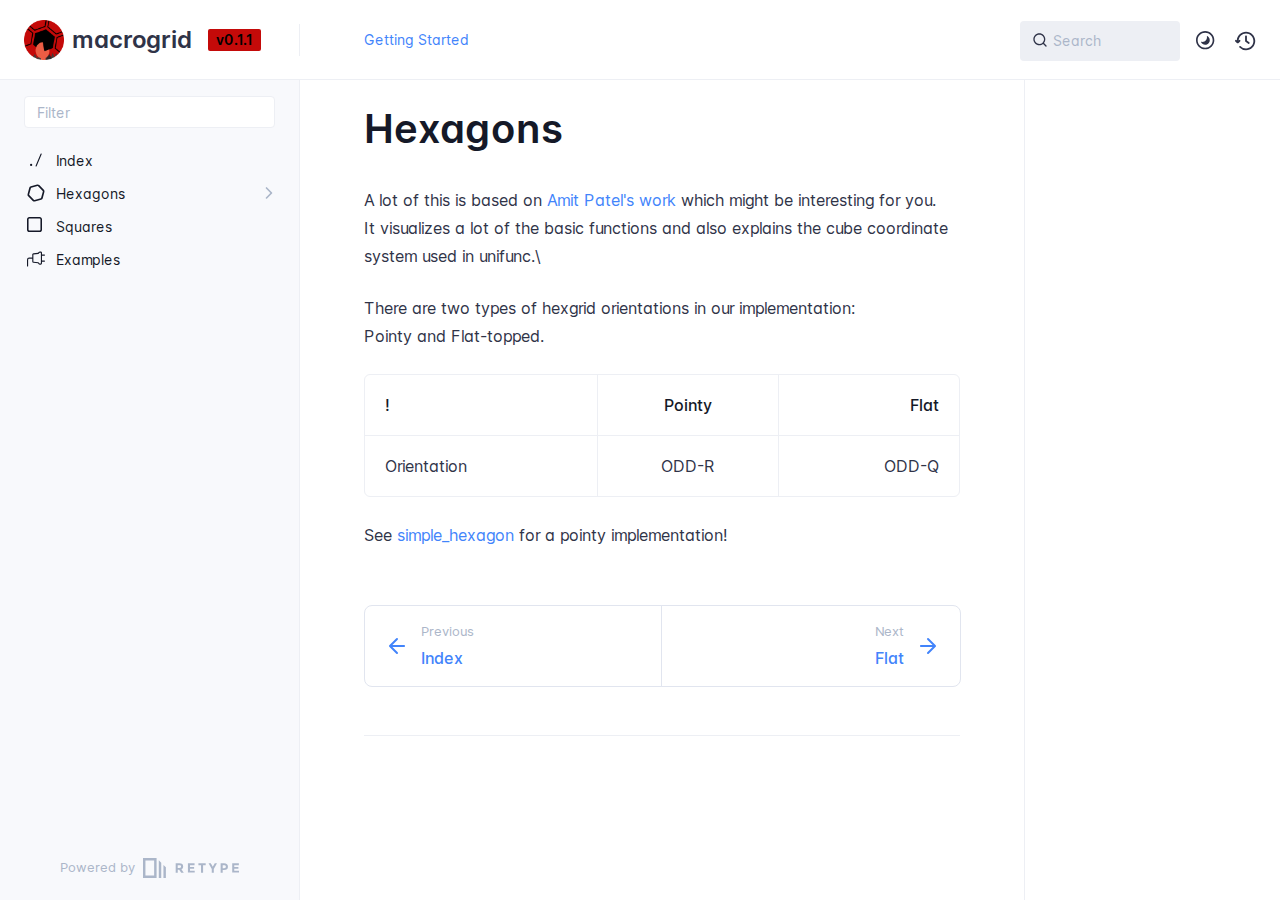
<file: hexagons/index.html>
<!DOCTYPE html>
<html lang="en" class="h-full">
<head>
    <meta charset="UTF-8">
    <meta name="viewport" content="width=device-width,initial-scale=1">
    <meta name="turbo-root" content="/macrogrid">
    <meta name="turbo-cache-control" content="no-cache" data-turbo-track="reload" data-track-token="3.6.0.793388109796">

    <!-- See retype.com -->
    <meta name="generator" content="Retype 3.6.0">

    <!-- Primary Meta Tags -->
    <title>Hexagons</title>
    <meta name="title" content="Hexagons">
    <meta name="description" content="A lot of this is based on Amit Patel's work which might be interesting for you. It visualizes a lot of the basic functions and also explains the cube...">

    <!-- Canonical -->
    <link rel="canonical" href="https://azazelcodes.github.io/macrogrid/hexagons/">

    <!-- Open Graph / Facebook -->
    <meta property="og:type" content="website">
    <meta property="og:url" content="https://azazelcodes.github.io/macrogrid/hexagons/">
    <meta property="og:title" content="Hexagons">
    <meta property="og:description" content="A lot of this is based on Amit Patel's work which might be interesting for you. It visualizes a lot of the basic functions and also explains the cube...">

    <!-- Twitter -->
    <meta property="twitter:card" content="summary_large_image">
    <meta property="twitter:url" content="https://azazelcodes.github.io/macrogrid/hexagons/">
    <meta property="twitter:title" content="Hexagons">
    <meta property="twitter:description" content="A lot of this is based on Amit Patel's work which might be interesting for you. It visualizes a lot of the basic functions and also explains the cube...">

    <script data-cfasync="false">(function () { var el = document.documentElement, m = localStorage.getItem("doc_theme"), wm = window.matchMedia; if (m === "dark" || (!m && wm && wm("(prefers-color-scheme: dark)").matches)) { el.classList.add("dark") } else { el.classList.remove("dark") } })();</script>

    <link href="../favicon.ico" rel="icon">
    <link href="../resources/css/retype.css?v=3.6.0.793388109796" rel="stylesheet">

    <script data-cfasync="false" src="../resources/js/config.js?v=3.6.0.793388109796" data-turbo-eval="false" defer></script>
    <script data-cfasync="false" src="../resources/js/retype.js?v=3.6.0" data-turbo-eval="false" defer></script>
    <script id="lunr-js" data-cfasync="false" src="../resources/js/lunr.js?v=3.6.0.793388109796" data-turbo-eval="false" defer></script>
</head>
<body>
    <div id="docs-app" class="relative text-base antialiased text-gray-700 bg-white font-body dark:bg-dark-850 dark:text-dark-300">
        <div class="absolute bottom-0 left-0 bg-gray-100 dark:bg-dark-800" style="top: 5rem; right: 50%"></div>
    
        <header id="docs-site-header" class="sticky top-0 z-30 flex w-full h-16 bg-white border-b border-gray-200 md:h-20 dark:bg-dark-850 dark:border-dark-650">
            <div class="container relative flex items-center justify-between pr-6 grow md:justify-start">
                <!-- Mobile menu button skeleton -->
                <button v-cloak class="skeleton docs-mobile-menu-button flex items-center justify-center shrink-0 overflow-hidden dark:text-white focus:outline-none rounded-full w-10 h-10 ml-3.5 md:hidden"><svg xmlns="http://www.w3.org/2000/svg" class="mb-px shrink-0" width="24" height="24" viewBox="0 0 24 24" role="presentation" style="margin-bottom: 0px;"><g fill="currentColor"><path d="M2 4h20v2H2zM2 11h20v2H2zM2 18h20v2H2z"></path></g></svg></button>
                <div v-cloak id="docs-sidebar-toggle"></div>
        
                <!-- Logo -->
                <div class="flex items-center justify-between h-full py-2 md:w-75">
                    <div class="flex items-center px-2 md:px-6">
                        <a id="docs-site-logo" href="../" class="flex items-center leading-snug text-2xl">
                            <span class="w-10 mr-2 grow-0 shrink-0 overflow-hidden">
                                <img class="max-h-10 dark:hidden md:inline-block" src="../static/logo.png">
                                <img class="max-h-10 hidden dark:inline-block" src="../static/logo.png">
                            </span>
                            <span class="dark:text-white font-semibold line-clamp-1 md:line-clamp-2">macrogrid</span>
                        </a><span class="hidden px-2 py-1 ml-4 text-sm font-semibold leading-none text-root-logo-label-text bg-root-logo-label-bg rounded-sm md:inline-block">v0.1.1</span>
                    </div>
        
                    <span class="hidden h-8 border-r md:inline-block dark:border-dark-650"></span>
                </div>
        
                <div class="flex justify-between md:grow">
                    <!-- Top Nav -->
                    <nav class="hidden md:flex">
                        <ul class="flex flex-col mb-4 md:pl-16 md:mb-0 md:flex-row md:items-center">
                            <li class="mr-6">
                                <a class="py-2 md:mb-0 inline-flex items-center text-sm whitespace-nowrap transition-colors duration-200 ease-linear md:text-blue-500 dark:text-blue-400 hover:text-blue-800 dark:hover:text-blue-200" href="https://retype.com/guides/getting-started/">Getting Started</a>
                            </li>
        
                        </ul>
                    </nav>
        
                    <!-- Header Right Skeleton -->
                    <div v-cloak class="flex justify-end grow skeleton">
        
                        <!-- Search input mock -->
                        <div class="relative hidden w-40 lg:block lg:max-w-sm lg:ml-auto">
                            <div class="absolute flex items-center justify-center h-full pl-3 dark:text-dark-300">
                                <svg xmlns="http://www.w3.org/2000/svg" class="icon-base" width="16" height="16" viewBox="0 0 24 24" aria-labelledby="icon" role="presentation" style="margin-bottom: 1px;"><g fill="currentColor" ><path d="M21.71 20.29l-3.68-3.68A8.963 8.963 0 0020 11c0-4.96-4.04-9-9-9s-9 4.04-9 9 4.04 9 9 9c2.12 0 4.07-.74 5.61-1.97l3.68 3.68c.2.19.45.29.71.29s.51-.1.71-.29c.39-.39.39-1.03 0-1.42zM4 11c0-3.86 3.14-7 7-7s7 3.14 7 7c0 1.92-.78 3.66-2.04 4.93-.01.01-.02.01-.02.01-.01.01-.01.01-.01.02A6.98 6.98 0 0111 18c-3.86 0-7-3.14-7-7z" ></path></g></svg>
                            </div>
                            <input class="w-full h-10 placeholder-gray-400 transition-colors duration-200 ease-in bg-gray-200 border border-transparent rounded md:text-sm hover:bg-white hover:border-gray-300 focus:outline-none focus:bg-white focus:border-gray-500 dark:bg-dark-600 dark:border-dark-600 dark:placeholder-dark-400" style="padding: 0.625rem 0.75rem 0.625rem 2rem" type="text" placeholder="Search">
                        </div>
        
                        <!-- Mobile search button -->
                        <div class="flex items-center justify-center w-10 h-10 lg:hidden">
                            <svg xmlns="http://www.w3.org/2000/svg" class="shrink-0 icon-base" width="20" height="20" viewBox="0 0 24 24" aria-labelledby="icon" role="presentation" style="margin-bottom: 0px;"><g fill="currentColor" ><path d="M21.71 20.29l-3.68-3.68A8.963 8.963 0 0020 11c0-4.96-4.04-9-9-9s-9 4.04-9 9 4.04 9 9 9c2.12 0 4.07-.74 5.61-1.97l3.68 3.68c.2.19.45.29.71.29s.51-.1.71-.29c.39-.39.39-1.03 0-1.42zM4 11c0-3.86 3.14-7 7-7s7 3.14 7 7c0 1.92-.78 3.66-2.04 4.93-.01.01-.02.01-.02.01-.01.01-.01.01-.01.02A6.98 6.98 0 0111 18c-3.86 0-7-3.14-7-7z" ></path></g></svg>
                        </div>
        
                        <!-- Dark mode switch placeholder -->
                        <div class="w-10 h-10 lg:ml-2"></div>
        
                        <!-- History button -->
                        <div class="flex items-center justify-center w-10 h-10" style="margin-right: -0.625rem;">
                            <svg xmlns="http://www.w3.org/2000/svg" class="shrink-0 icon-base" width="22" height="22" viewBox="0 0 24 24" aria-labelledby="icon" role="presentation" style="margin-bottom: 0px;"><g fill="currentColor" ><g ><path d="M12.01 6.01c-.55 0-1 .45-1 1V12a1 1 0 00.4.8l3 2.22a.985.985 0 001.39-.2.996.996 0 00-.21-1.4l-2.6-1.92V7.01c.02-.55-.43-1-.98-1z"></path><path d="M12.01 1.91c-5.33 0-9.69 4.16-10.05 9.4l-.29-.26a.997.997 0 10-1.34 1.48l1.97 1.79c.19.17.43.26.67.26s.48-.09.67-.26l1.97-1.79a.997.997 0 10-1.34-1.48l-.31.28c.34-4.14 3.82-7.41 8.05-7.41 4.46 0 8.08 3.63 8.08 8.09s-3.63 8.08-8.08 8.08c-2.18 0-4.22-.85-5.75-2.4a.996.996 0 10-1.42 1.4 10.02 10.02 0 007.17 2.99c5.56 0 10.08-4.52 10.08-10.08.01-5.56-4.52-10.09-10.08-10.09z"></path></g></g></svg>
                        </div>
                    </div>
        
                    <div v-cloak class="flex justify-end grow">
                        <div id="docs-mobile-search-button"></div>
                        <doc-search-desktop></doc-search-desktop>
        
                        <doc-theme-switch class="lg:ml-2"></doc-theme-switch>
                        <doc-history></doc-history>
                    </div>
                </div>
            </div>
        </header>
    
        <div class="container relative flex bg-white">
            <!-- Sidebar Skeleton -->
            <div v-cloak class="fixed flex flex-col shrink-0 duration-300 ease-in-out bg-gray-100 border-gray-200 sidebar top-20 w-75 border-r h-screen md:sticky transition-transform skeleton dark:bg-dark-800 dark:border-dark-650">
            
                <!-- Render this div, if config.showSidebarFilter is `true` -->
                <div class="flex items-center h-16 px-6">
                    <input class="w-full h-8 px-3 py-2 transition-colors duration-200 ease-linear bg-white border border-gray-200 rounded shadow-none text-sm focus:outline-none focus:border-gray-600 dark:bg-dark-600 dark:border-dark-600" type="text" placeholder="Filter">
                </div>
            
                <div class="pl-6 mt-1 mb-4">
                    <div class="w-32 h-3 mb-4 bg-gray-200 rounded-full loading dark:bg-dark-600"></div>
                    <div class="w-48 h-3 mb-4 bg-gray-200 rounded-full loading dark:bg-dark-600"></div>
                    <div class="w-40 h-3 mb-4 bg-gray-200 rounded-full loading dark:bg-dark-600"></div>
                    <div class="w-32 h-3 mb-4 bg-gray-200 rounded-full loading dark:bg-dark-600"></div>
                    <div class="w-48 h-3 mb-4 bg-gray-200 rounded-full loading dark:bg-dark-600"></div>
                    <div class="w-40 h-3 mb-4 bg-gray-200 rounded-full loading dark:bg-dark-600"></div>
                </div>
            
                <div class="shrink-0 mt-auto bg-transparent dark:border-dark-650">
                    <a class="flex items-center justify-center flex-nowrap h-16 text-gray-400 dark:text-dark-400 hover:text-gray-700 dark:hover:text-dark-300 transition-colors duration-150 ease-in docs-powered-by" target="_blank" href="https://retype.com/" rel="noopener">
                        <span class="text-xs whitespace-nowrap">Powered by</span>
                        <svg xmlns="http://www.w3.org/2000/svg" class="ml-2" fill="currentColor" width="96" height="20" overflow="visible"><path d="M0 0v20h13.59V0H0zm11.15 17.54H2.44V2.46h8.71v15.08zM15.8 20h2.44V4.67L15.8 2.22zM20.45 6.89V20h2.44V9.34z"/><g><path d="M40.16 8.44c0 1.49-.59 2.45-1.75 2.88l2.34 3.32h-2.53l-2.04-2.96h-1.43v2.96h-2.06V5.36h3.5c1.43 0 2.46.24 3.07.73s.9 1.27.9 2.35zm-2.48 1.1c.26-.23.38-.59.38-1.09 0-.5-.13-.84-.4-1.03s-.73-.28-1.39-.28h-1.54v2.75h1.5c.72 0 1.2-.12 1.45-.35zM51.56 5.36V7.2h-4.59v1.91h4.13v1.76h-4.13v1.92h4.74v1.83h-6.79V5.36h6.64zM60.09 7.15v7.48h-2.06V7.15h-2.61V5.36h7.28v1.79h-2.61zM70.81 14.64h-2.06v-3.66l-3.19-5.61h2.23l1.99 3.45 1.99-3.45H74l-3.19 5.61v3.66zM83.99 6.19c.65.55.97 1.4.97 2.55s-.33 1.98-1 2.51-1.68.8-3.04.8h-1.23v2.59h-2.06V5.36h3.26c1.42 0 2.45.28 3.1.83zm-1.51 3.65c.25-.28.37-.69.37-1.22s-.16-.92-.48-1.14c-.32-.23-.82-.34-1.5-.34H79.7v3.12h1.38c.68 0 1.15-.14 1.4-.42zM95.85 5.36V7.2h-4.59v1.91h4.13v1.76h-4.13v1.92H96v1.83h-6.79V5.36h6.64z"/></g></svg>
                    </a>
                </div>
            </div>
            
            <!-- Sidebar component -->
            <doc-sidebar v-cloak>
                <template #sidebar-footer>
                    <div class="shrink-0 mt-auto border-t md:bg-transparent md:border-none dark:border-dark-650">
            
                        <div class="py-3 px-6 md:hidden border-b dark:border-dark-650">
                            <nav>
                                <ul class="flex flex-wrap justify-center items-center">
                                    <li class="mr-6">
                                        <a class="block py-1 inline-flex items-center text-sm whitespace-nowrap transition-colors duration-200 ease-linear md:text-blue-500 dark:text-blue-400 hover:text-blue-800 dark:hover:text-blue-200" href="https://retype.com/guides/getting-started/">Getting Started</a>
                                    </li>
            
                                </ul>
                            </nav>
                        </div>
            
                        <a class="flex items-center justify-center flex-nowrap h-16 text-gray-400 dark:text-dark-400 hover:text-gray-700 dark:hover:text-dark-300 transition-colors duration-150 ease-in docs-powered-by" target="_blank" href="https://retype.com/" rel="noopener">
                            <span class="text-xs whitespace-nowrap">Powered by</span>
                            <svg xmlns="http://www.w3.org/2000/svg" class="ml-2" fill="currentColor" width="96" height="20" overflow="visible"><path d="M0 0v20h13.59V0H0zm11.15 17.54H2.44V2.46h8.71v15.08zM15.8 20h2.44V4.67L15.8 2.22zM20.45 6.89V20h2.44V9.34z"/><g><path d="M40.16 8.44c0 1.49-.59 2.45-1.75 2.88l2.34 3.32h-2.53l-2.04-2.96h-1.43v2.96h-2.06V5.36h3.5c1.43 0 2.46.24 3.07.73s.9 1.27.9 2.35zm-2.48 1.1c.26-.23.38-.59.38-1.09 0-.5-.13-.84-.4-1.03s-.73-.28-1.39-.28h-1.54v2.75h1.5c.72 0 1.2-.12 1.45-.35zM51.56 5.36V7.2h-4.59v1.91h4.13v1.76h-4.13v1.92h4.74v1.83h-6.79V5.36h6.64zM60.09 7.15v7.48h-2.06V7.15h-2.61V5.36h7.28v1.79h-2.61zM70.81 14.64h-2.06v-3.66l-3.19-5.61h2.23l1.99 3.45 1.99-3.45H74l-3.19 5.61v3.66zM83.99 6.19c.65.55.97 1.4.97 2.55s-.33 1.98-1 2.51-1.68.8-3.04.8h-1.23v2.59h-2.06V5.36h3.26c1.42 0 2.45.28 3.1.83zm-1.51 3.65c.25-.28.37-.69.37-1.22s-.16-.92-.48-1.14c-.32-.23-.82-.34-1.5-.34H79.7v3.12h1.38c.68 0 1.15-.14 1.4-.42zM95.85 5.36V7.2h-4.59v1.91h4.13v1.76h-4.13v1.92H96v1.83h-6.79V5.36h6.64z"/></g></svg>
                        </a>
                    </div>
                </template>
            </doc-sidebar>
    
            <div class="grow min-w-0 dark:bg-dark-850">
                <!-- Render "toolbar" template here on api pages --><!-- Render page content -->
                <div class="flex">
                    <div class="min-w-0 p-4 grow md:px-16">
                        <main class="relative pb-12 lg:pt-2">
                            <div class="docs-markdown" id="docs-content">
                                <!-- Rendered if sidebar right is enabled -->
                                <div id="docs-sidebar-right-toggle"></div>
                                <!-- Page content  -->
<doc-anchor-target id="hexagons" class="break-words">
    <h1>
        <doc-anchor-trigger class="header-anchor-trigger" to="#hexagons">#</doc-anchor-trigger>
        <span>Hexagons</span>
    </h1>
</doc-anchor-target>
<p>A lot of this is based on <a href="https://www.redblobgames.com/grids/hexagons/">Amit Patel&#x27;s work</a> which might be interesting for you.<br />
It visualizes a lot of the basic functions and also explains the cube coordinate system used in unifunc.\</p>
<p>There are two types of hexgrid orientations in our implementation:<br />
Pointy and Flat-topped.</p>
<div class="table-wrapper scrollbar overflow-hidden">
<table class="comfortable">
<thead>
<tr>
<th style="text-align: left;">!</th>
<th style="text-align: center;">Pointy</th>
<th style="text-align: right;">Flat</th>
</tr>
</thead>
<tbody>
<tr>
<td style="text-align: left;">Orientation</td>
<td style="text-align: center;">ODD-R</td>
<td style="text-align: right;">ODD-Q</td>
</tr>
</tbody>
</table>
</div>
<p>See <a href="examples.md">simple_hexagon</a> for a pointy implementation!</p>

                                
                                <!-- Required only on API pages -->
                                <doc-toolbar-member-filter-no-results></doc-toolbar-member-filter-no-results>
                            </div>
                            <footer class="clear-both">
                            
                                <nav class="flex mt-14">
                                    <div class="w-1/2">
                                        <a class="px-5 py-4 h-full flex items-center break-normal font-medium text-blue-500 dark:text-blue-400 border border-gray-300 hover:border-gray-400 dark:border-dark-650 dark:hover:border-dark-450 rounded-l-lg transition-colors duration-150 relative hover:z-5" href="../">
                                            <svg xmlns="http://www.w3.org/2000/svg" class="mr-3" width="24" height="24" viewBox="0 0 24 24" fill="currentColor" overflow="visible"><path d="M19 11H7.41l5.29-5.29a.996.996 0 10-1.41-1.41l-7 7a1 1 0 000 1.42l7 7a1.024 1.024 0 001.42-.01.996.996 0 000-1.41L7.41 13H19c.55 0 1-.45 1-1s-.45-1-1-1z" /><path fill="none" d="M0 0h24v24H0z" /></svg>
                                            <span>
                                                <span class="block text-xs font-normal text-gray-400 dark:text-dark-400">Previous</span>
                                                <span class="block mt-1">Index</span>
                                            </span>
                                        </a>
                                    </div>
                            
                                    <div class="w-1/2">
                                        <a class="px-5 py-4 -mx-px h-full flex items-center justify-end break-normal font-medium text-blue-500 dark:text-blue-400 border border-gray-300 hover:border-gray-400 dark:border-dark-650 dark:hover:border-dark-450 rounded-r-lg transition-colors duration-150 relative hover:z-5" href="../hexagons/flat/">
                                            <span>
                                                <span class="block text-xs font-normal text-right text-gray-400 dark:text-dark-400">Next</span>
                                                <span class="block mt-1">Flat</span>
                                            </span>
                                            <svg xmlns="http://www.w3.org/2000/svg" class="ml-3" width="24" height="24" viewBox="0 0 24 24" fill="currentColor" overflow="visible"><path d="M19.92 12.38a1 1 0 00-.22-1.09l-7-7a.996.996 0 10-1.41 1.41l5.3 5.3H5c-.55 0-1 .45-1 1s.45 1 1 1h11.59l-5.29 5.29a.996.996 0 000 1.41c.19.2.44.3.7.3s.51-.1.71-.29l7-7c.09-.09.16-.21.21-.33z" /><path fill="none" d="M0 0h24v24H0z" /></svg>
                                        </a>
                                    </div>
                                </nav>
                            </footer>
                        </main>
                
                        <div class="border-t dark:border-dark-650 pt-6 mb-8">
                            <footer class="flex flex-wrap items-center justify-between">
                                <div>
                                    <ul class="flex flex-wrap items-center text-sm">
                                    </ul>
                                </div>
                                <div class="docs-copyright py-2 text-gray-500 dark:text-dark-350 text-sm leading-relaxed"></div>
                            </footer>
                        </div>
                    </div>
                
                    <!-- Rendered if sidebar right is enabled -->
                    <!-- Sidebar right skeleton-->
                    <div v-cloak class="fixed top-0 bottom-0 right-0 translate-x-full bg-white border-gray-200 lg:sticky lg:border-l lg:shrink-0 lg:pt-6 lg:transform-none sm:w-1/2 lg:w-64 lg:z-0 md:w-104 sidebar-right skeleton dark:bg-dark-850 dark:border-dark-650">
                        <div class="pl-5">
                            <div class="w-32 h-3 mb-4 bg-gray-200 dark:bg-dark-600 rounded-full loading"></div>
                            <div class="w-48 h-3 mb-4 bg-gray-200 dark:bg-dark-600 rounded-full loading"></div>
                            <div class="w-40 h-3 mb-4 bg-gray-200 dark:bg-dark-600 rounded-full loading"></div>
                        </div>
                    </div>
                
                    <!-- User should be able to hide sidebar right -->
                    <doc-sidebar-right v-cloak></doc-sidebar-right>
                </div>

            </div>
        </div>
    
        <doc-search-mobile></doc-search-mobile>
        <doc-back-to-top></doc-back-to-top>
    </div>


    <div id="docs-overlay-target"></div>

    <script data-cfasync="false">window.__DOCS__ = { "title": "Hexagons", level: 1, icon: "file", hasPrism: false, hasMermaid: false, hasMath: false, tocDepth: 23 }</script>
</body>
</html>
</file>
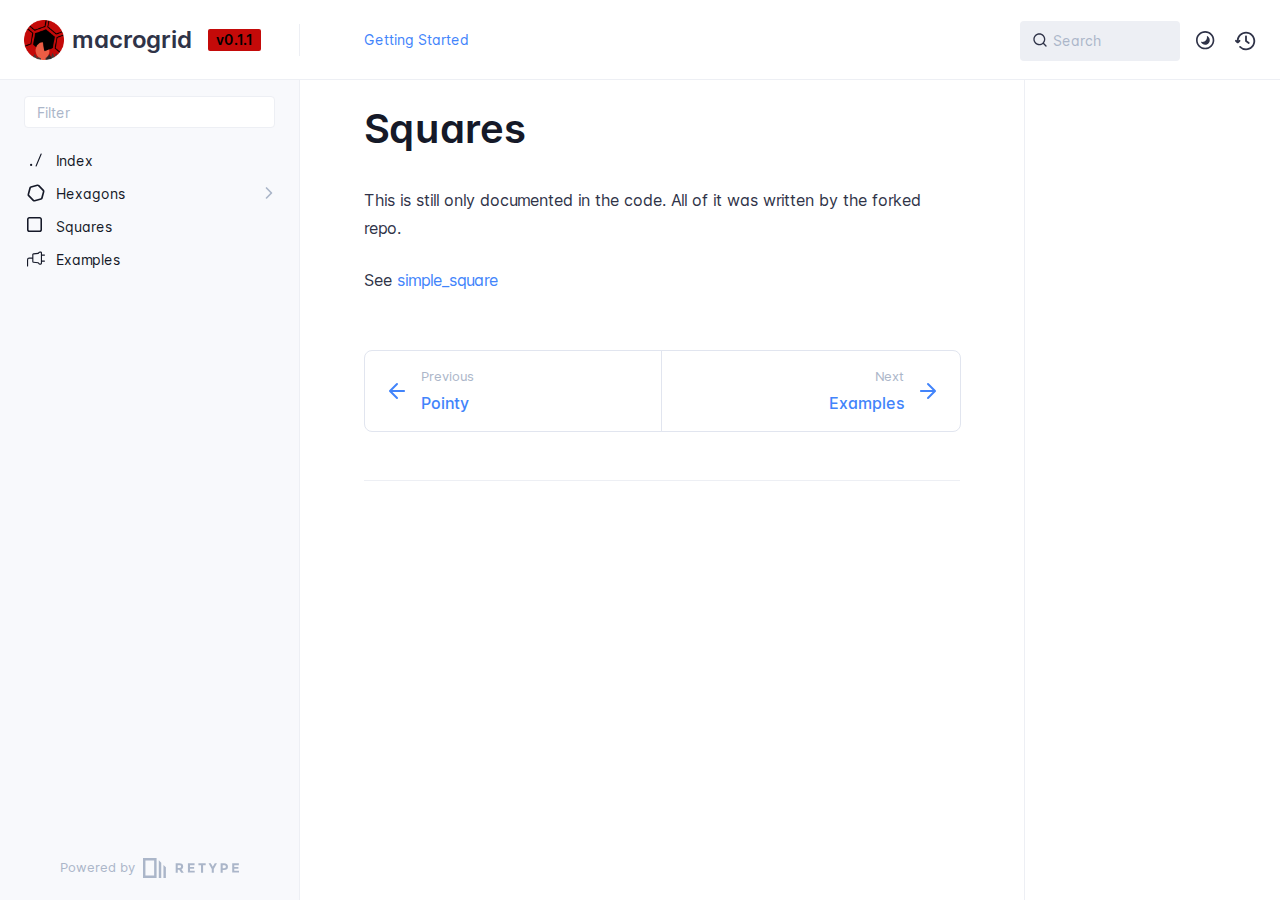
<file: squares/index.html>
<!DOCTYPE html>
<html lang="en" class="h-full">
<head>
    <meta charset="UTF-8">
    <meta name="viewport" content="width=device-width,initial-scale=1">
    <meta name="turbo-root" content="/macrogrid">
    <meta name="turbo-cache-control" content="no-cache" data-turbo-track="reload" data-track-token="3.6.0.793388109796">

    <!-- See retype.com -->
    <meta name="generator" content="Retype 3.6.0">

    <!-- Primary Meta Tags -->
    <title>Squares</title>
    <meta name="title" content="Squares">
    <meta name="description" content="This is still only documented in the code. All of it was written by the forked repo.">

    <!-- Canonical -->
    <link rel="canonical" href="https://azazelcodes.github.io/macrogrid/squares/">

    <!-- Open Graph / Facebook -->
    <meta property="og:type" content="website">
    <meta property="og:url" content="https://azazelcodes.github.io/macrogrid/squares/">
    <meta property="og:title" content="Squares">
    <meta property="og:description" content="This is still only documented in the code. All of it was written by the forked repo.">

    <!-- Twitter -->
    <meta property="twitter:card" content="summary_large_image">
    <meta property="twitter:url" content="https://azazelcodes.github.io/macrogrid/squares/">
    <meta property="twitter:title" content="Squares">
    <meta property="twitter:description" content="This is still only documented in the code. All of it was written by the forked repo.">

    <script data-cfasync="false">(function () { var el = document.documentElement, m = localStorage.getItem("doc_theme"), wm = window.matchMedia; if (m === "dark" || (!m && wm && wm("(prefers-color-scheme: dark)").matches)) { el.classList.add("dark") } else { el.classList.remove("dark") } })();</script>

    <link href="../favicon.ico" rel="icon">
    <link href="../resources/css/retype.css?v=3.6.0.793388109796" rel="stylesheet">

    <script data-cfasync="false" src="../resources/js/config.js?v=3.6.0.793388109796" data-turbo-eval="false" defer></script>
    <script data-cfasync="false" src="../resources/js/retype.js?v=3.6.0" data-turbo-eval="false" defer></script>
    <script id="lunr-js" data-cfasync="false" src="../resources/js/lunr.js?v=3.6.0.793388109796" data-turbo-eval="false" defer></script>
</head>
<body>
    <div id="docs-app" class="relative text-base antialiased text-gray-700 bg-white font-body dark:bg-dark-850 dark:text-dark-300">
        <div class="absolute bottom-0 left-0 bg-gray-100 dark:bg-dark-800" style="top: 5rem; right: 50%"></div>
    
        <header id="docs-site-header" class="sticky top-0 z-30 flex w-full h-16 bg-white border-b border-gray-200 md:h-20 dark:bg-dark-850 dark:border-dark-650">
            <div class="container relative flex items-center justify-between pr-6 grow md:justify-start">
                <!-- Mobile menu button skeleton -->
                <button v-cloak class="skeleton docs-mobile-menu-button flex items-center justify-center shrink-0 overflow-hidden dark:text-white focus:outline-none rounded-full w-10 h-10 ml-3.5 md:hidden"><svg xmlns="http://www.w3.org/2000/svg" class="mb-px shrink-0" width="24" height="24" viewBox="0 0 24 24" role="presentation" style="margin-bottom: 0px;"><g fill="currentColor"><path d="M2 4h20v2H2zM2 11h20v2H2zM2 18h20v2H2z"></path></g></svg></button>
                <div v-cloak id="docs-sidebar-toggle"></div>
        
                <!-- Logo -->
                <div class="flex items-center justify-between h-full py-2 md:w-75">
                    <div class="flex items-center px-2 md:px-6">
                        <a id="docs-site-logo" href="../" class="flex items-center leading-snug text-2xl">
                            <span class="w-10 mr-2 grow-0 shrink-0 overflow-hidden">
                                <img class="max-h-10 dark:hidden md:inline-block" src="../static/logo.png">
                                <img class="max-h-10 hidden dark:inline-block" src="../static/logo.png">
                            </span>
                            <span class="dark:text-white font-semibold line-clamp-1 md:line-clamp-2">macrogrid</span>
                        </a><span class="hidden px-2 py-1 ml-4 text-sm font-semibold leading-none text-root-logo-label-text bg-root-logo-label-bg rounded-sm md:inline-block">v0.1.1</span>
                    </div>
        
                    <span class="hidden h-8 border-r md:inline-block dark:border-dark-650"></span>
                </div>
        
                <div class="flex justify-between md:grow">
                    <!-- Top Nav -->
                    <nav class="hidden md:flex">
                        <ul class="flex flex-col mb-4 md:pl-16 md:mb-0 md:flex-row md:items-center">
                            <li class="mr-6">
                                <a class="py-2 md:mb-0 inline-flex items-center text-sm whitespace-nowrap transition-colors duration-200 ease-linear md:text-blue-500 dark:text-blue-400 hover:text-blue-800 dark:hover:text-blue-200" href="https://retype.com/guides/getting-started/">Getting Started</a>
                            </li>
        
                        </ul>
                    </nav>
        
                    <!-- Header Right Skeleton -->
                    <div v-cloak class="flex justify-end grow skeleton">
        
                        <!-- Search input mock -->
                        <div class="relative hidden w-40 lg:block lg:max-w-sm lg:ml-auto">
                            <div class="absolute flex items-center justify-center h-full pl-3 dark:text-dark-300">
                                <svg xmlns="http://www.w3.org/2000/svg" class="icon-base" width="16" height="16" viewBox="0 0 24 24" aria-labelledby="icon" role="presentation" style="margin-bottom: 1px;"><g fill="currentColor" ><path d="M21.71 20.29l-3.68-3.68A8.963 8.963 0 0020 11c0-4.96-4.04-9-9-9s-9 4.04-9 9 4.04 9 9 9c2.12 0 4.07-.74 5.61-1.97l3.68 3.68c.2.19.45.29.71.29s.51-.1.71-.29c.39-.39.39-1.03 0-1.42zM4 11c0-3.86 3.14-7 7-7s7 3.14 7 7c0 1.92-.78 3.66-2.04 4.93-.01.01-.02.01-.02.01-.01.01-.01.01-.01.02A6.98 6.98 0 0111 18c-3.86 0-7-3.14-7-7z" ></path></g></svg>
                            </div>
                            <input class="w-full h-10 placeholder-gray-400 transition-colors duration-200 ease-in bg-gray-200 border border-transparent rounded md:text-sm hover:bg-white hover:border-gray-300 focus:outline-none focus:bg-white focus:border-gray-500 dark:bg-dark-600 dark:border-dark-600 dark:placeholder-dark-400" style="padding: 0.625rem 0.75rem 0.625rem 2rem" type="text" placeholder="Search">
                        </div>
        
                        <!-- Mobile search button -->
                        <div class="flex items-center justify-center w-10 h-10 lg:hidden">
                            <svg xmlns="http://www.w3.org/2000/svg" class="shrink-0 icon-base" width="20" height="20" viewBox="0 0 24 24" aria-labelledby="icon" role="presentation" style="margin-bottom: 0px;"><g fill="currentColor" ><path d="M21.71 20.29l-3.68-3.68A8.963 8.963 0 0020 11c0-4.96-4.04-9-9-9s-9 4.04-9 9 4.04 9 9 9c2.12 0 4.07-.74 5.61-1.97l3.68 3.68c.2.19.45.29.71.29s.51-.1.71-.29c.39-.39.39-1.03 0-1.42zM4 11c0-3.86 3.14-7 7-7s7 3.14 7 7c0 1.92-.78 3.66-2.04 4.93-.01.01-.02.01-.02.01-.01.01-.01.01-.01.02A6.98 6.98 0 0111 18c-3.86 0-7-3.14-7-7z" ></path></g></svg>
                        </div>
        
                        <!-- Dark mode switch placeholder -->
                        <div class="w-10 h-10 lg:ml-2"></div>
        
                        <!-- History button -->
                        <div class="flex items-center justify-center w-10 h-10" style="margin-right: -0.625rem;">
                            <svg xmlns="http://www.w3.org/2000/svg" class="shrink-0 icon-base" width="22" height="22" viewBox="0 0 24 24" aria-labelledby="icon" role="presentation" style="margin-bottom: 0px;"><g fill="currentColor" ><g ><path d="M12.01 6.01c-.55 0-1 .45-1 1V12a1 1 0 00.4.8l3 2.22a.985.985 0 001.39-.2.996.996 0 00-.21-1.4l-2.6-1.92V7.01c.02-.55-.43-1-.98-1z"></path><path d="M12.01 1.91c-5.33 0-9.69 4.16-10.05 9.4l-.29-.26a.997.997 0 10-1.34 1.48l1.97 1.79c.19.17.43.26.67.26s.48-.09.67-.26l1.97-1.79a.997.997 0 10-1.34-1.48l-.31.28c.34-4.14 3.82-7.41 8.05-7.41 4.46 0 8.08 3.63 8.08 8.09s-3.63 8.08-8.08 8.08c-2.18 0-4.22-.85-5.75-2.4a.996.996 0 10-1.42 1.4 10.02 10.02 0 007.17 2.99c5.56 0 10.08-4.52 10.08-10.08.01-5.56-4.52-10.09-10.08-10.09z"></path></g></g></svg>
                        </div>
                    </div>
        
                    <div v-cloak class="flex justify-end grow">
                        <div id="docs-mobile-search-button"></div>
                        <doc-search-desktop></doc-search-desktop>
        
                        <doc-theme-switch class="lg:ml-2"></doc-theme-switch>
                        <doc-history></doc-history>
                    </div>
                </div>
            </div>
        </header>
    
        <div class="container relative flex bg-white">
            <!-- Sidebar Skeleton -->
            <div v-cloak class="fixed flex flex-col shrink-0 duration-300 ease-in-out bg-gray-100 border-gray-200 sidebar top-20 w-75 border-r h-screen md:sticky transition-transform skeleton dark:bg-dark-800 dark:border-dark-650">
            
                <!-- Render this div, if config.showSidebarFilter is `true` -->
                <div class="flex items-center h-16 px-6">
                    <input class="w-full h-8 px-3 py-2 transition-colors duration-200 ease-linear bg-white border border-gray-200 rounded shadow-none text-sm focus:outline-none focus:border-gray-600 dark:bg-dark-600 dark:border-dark-600" type="text" placeholder="Filter">
                </div>
            
                <div class="pl-6 mt-1 mb-4">
                    <div class="w-32 h-3 mb-4 bg-gray-200 rounded-full loading dark:bg-dark-600"></div>
                    <div class="w-48 h-3 mb-4 bg-gray-200 rounded-full loading dark:bg-dark-600"></div>
                    <div class="w-40 h-3 mb-4 bg-gray-200 rounded-full loading dark:bg-dark-600"></div>
                    <div class="w-32 h-3 mb-4 bg-gray-200 rounded-full loading dark:bg-dark-600"></div>
                    <div class="w-48 h-3 mb-4 bg-gray-200 rounded-full loading dark:bg-dark-600"></div>
                    <div class="w-40 h-3 mb-4 bg-gray-200 rounded-full loading dark:bg-dark-600"></div>
                </div>
            
                <div class="shrink-0 mt-auto bg-transparent dark:border-dark-650">
                    <a class="flex items-center justify-center flex-nowrap h-16 text-gray-400 dark:text-dark-400 hover:text-gray-700 dark:hover:text-dark-300 transition-colors duration-150 ease-in docs-powered-by" target="_blank" href="https://retype.com/" rel="noopener">
                        <span class="text-xs whitespace-nowrap">Powered by</span>
                        <svg xmlns="http://www.w3.org/2000/svg" class="ml-2" fill="currentColor" width="96" height="20" overflow="visible"><path d="M0 0v20h13.59V0H0zm11.15 17.54H2.44V2.46h8.71v15.08zM15.8 20h2.44V4.67L15.8 2.22zM20.45 6.89V20h2.44V9.34z"/><g><path d="M40.16 8.44c0 1.49-.59 2.45-1.75 2.88l2.34 3.32h-2.53l-2.04-2.96h-1.43v2.96h-2.06V5.36h3.5c1.43 0 2.46.24 3.07.73s.9 1.27.9 2.35zm-2.48 1.1c.26-.23.38-.59.38-1.09 0-.5-.13-.84-.4-1.03s-.73-.28-1.39-.28h-1.54v2.75h1.5c.72 0 1.2-.12 1.45-.35zM51.56 5.36V7.2h-4.59v1.91h4.13v1.76h-4.13v1.92h4.74v1.83h-6.79V5.36h6.64zM60.09 7.15v7.48h-2.06V7.15h-2.61V5.36h7.28v1.79h-2.61zM70.81 14.64h-2.06v-3.66l-3.19-5.61h2.23l1.99 3.45 1.99-3.45H74l-3.19 5.61v3.66zM83.99 6.19c.65.55.97 1.4.97 2.55s-.33 1.98-1 2.51-1.68.8-3.04.8h-1.23v2.59h-2.06V5.36h3.26c1.42 0 2.45.28 3.1.83zm-1.51 3.65c.25-.28.37-.69.37-1.22s-.16-.92-.48-1.14c-.32-.23-.82-.34-1.5-.34H79.7v3.12h1.38c.68 0 1.15-.14 1.4-.42zM95.85 5.36V7.2h-4.59v1.91h4.13v1.76h-4.13v1.92H96v1.83h-6.79V5.36h6.64z"/></g></svg>
                    </a>
                </div>
            </div>
            
            <!-- Sidebar component -->
            <doc-sidebar v-cloak>
                <template #sidebar-footer>
                    <div class="shrink-0 mt-auto border-t md:bg-transparent md:border-none dark:border-dark-650">
            
                        <div class="py-3 px-6 md:hidden border-b dark:border-dark-650">
                            <nav>
                                <ul class="flex flex-wrap justify-center items-center">
                                    <li class="mr-6">
                                        <a class="block py-1 inline-flex items-center text-sm whitespace-nowrap transition-colors duration-200 ease-linear md:text-blue-500 dark:text-blue-400 hover:text-blue-800 dark:hover:text-blue-200" href="https://retype.com/guides/getting-started/">Getting Started</a>
                                    </li>
            
                                </ul>
                            </nav>
                        </div>
            
                        <a class="flex items-center justify-center flex-nowrap h-16 text-gray-400 dark:text-dark-400 hover:text-gray-700 dark:hover:text-dark-300 transition-colors duration-150 ease-in docs-powered-by" target="_blank" href="https://retype.com/" rel="noopener">
                            <span class="text-xs whitespace-nowrap">Powered by</span>
                            <svg xmlns="http://www.w3.org/2000/svg" class="ml-2" fill="currentColor" width="96" height="20" overflow="visible"><path d="M0 0v20h13.59V0H0zm11.15 17.54H2.44V2.46h8.71v15.08zM15.8 20h2.44V4.67L15.8 2.22zM20.45 6.89V20h2.44V9.34z"/><g><path d="M40.16 8.44c0 1.49-.59 2.45-1.75 2.88l2.34 3.32h-2.53l-2.04-2.96h-1.43v2.96h-2.06V5.36h3.5c1.43 0 2.46.24 3.07.73s.9 1.27.9 2.35zm-2.48 1.1c.26-.23.38-.59.38-1.09 0-.5-.13-.84-.4-1.03s-.73-.28-1.39-.28h-1.54v2.75h1.5c.72 0 1.2-.12 1.45-.35zM51.56 5.36V7.2h-4.59v1.91h4.13v1.76h-4.13v1.92h4.74v1.83h-6.79V5.36h6.64zM60.09 7.15v7.48h-2.06V7.15h-2.61V5.36h7.28v1.79h-2.61zM70.81 14.64h-2.06v-3.66l-3.19-5.61h2.23l1.99 3.45 1.99-3.45H74l-3.19 5.61v3.66zM83.99 6.19c.65.55.97 1.4.97 2.55s-.33 1.98-1 2.51-1.68.8-3.04.8h-1.23v2.59h-2.06V5.36h3.26c1.42 0 2.45.28 3.1.83zm-1.51 3.65c.25-.28.37-.69.37-1.22s-.16-.92-.48-1.14c-.32-.23-.82-.34-1.5-.34H79.7v3.12h1.38c.68 0 1.15-.14 1.4-.42zM95.85 5.36V7.2h-4.59v1.91h4.13v1.76h-4.13v1.92H96v1.83h-6.79V5.36h6.64z"/></g></svg>
                        </a>
                    </div>
                </template>
            </doc-sidebar>
    
            <div class="grow min-w-0 dark:bg-dark-850">
                <!-- Render "toolbar" template here on api pages --><!-- Render page content -->
                <div class="flex">
                    <div class="min-w-0 p-4 grow md:px-16">
                        <main class="relative pb-12 lg:pt-2">
                            <div class="docs-markdown" id="docs-content">
                                <!-- Rendered if sidebar right is enabled -->
                                <div id="docs-sidebar-right-toggle"></div>
                                <!-- Page content  -->
<doc-anchor-target id="squares" class="break-words">
    <h1>
        <doc-anchor-trigger class="header-anchor-trigger" to="#squares">#</doc-anchor-trigger>
        <span>Squares</span>
    </h1>
</doc-anchor-target>
<p>This is still only documented in the code. All of it was written by the forked repo.</p>
<p>See <a href="../examples/">simple_square</a></p>

                                
                                <!-- Required only on API pages -->
                                <doc-toolbar-member-filter-no-results></doc-toolbar-member-filter-no-results>
                            </div>
                            <footer class="clear-both">
                            
                                <nav class="flex mt-14">
                                    <div class="w-1/2">
                                        <a class="px-5 py-4 h-full flex items-center break-normal font-medium text-blue-500 dark:text-blue-400 border border-gray-300 hover:border-gray-400 dark:border-dark-650 dark:hover:border-dark-450 rounded-l-lg transition-colors duration-150 relative hover:z-5" href="../hexagons/pointy/">
                                            <svg xmlns="http://www.w3.org/2000/svg" class="mr-3" width="24" height="24" viewBox="0 0 24 24" fill="currentColor" overflow="visible"><path d="M19 11H7.41l5.29-5.29a.996.996 0 10-1.41-1.41l-7 7a1 1 0 000 1.42l7 7a1.024 1.024 0 001.42-.01.996.996 0 000-1.41L7.41 13H19c.55 0 1-.45 1-1s-.45-1-1-1z" /><path fill="none" d="M0 0h24v24H0z" /></svg>
                                            <span>
                                                <span class="block text-xs font-normal text-gray-400 dark:text-dark-400">Previous</span>
                                                <span class="block mt-1">Pointy</span>
                                            </span>
                                        </a>
                                    </div>
                            
                                    <div class="w-1/2">
                                        <a class="px-5 py-4 -mx-px h-full flex items-center justify-end break-normal font-medium text-blue-500 dark:text-blue-400 border border-gray-300 hover:border-gray-400 dark:border-dark-650 dark:hover:border-dark-450 rounded-r-lg transition-colors duration-150 relative hover:z-5" href="../examples/">
                                            <span>
                                                <span class="block text-xs font-normal text-right text-gray-400 dark:text-dark-400">Next</span>
                                                <span class="block mt-1">Examples</span>
                                            </span>
                                            <svg xmlns="http://www.w3.org/2000/svg" class="ml-3" width="24" height="24" viewBox="0 0 24 24" fill="currentColor" overflow="visible"><path d="M19.92 12.38a1 1 0 00-.22-1.09l-7-7a.996.996 0 10-1.41 1.41l5.3 5.3H5c-.55 0-1 .45-1 1s.45 1 1 1h11.59l-5.29 5.29a.996.996 0 000 1.41c.19.2.44.3.7.3s.51-.1.71-.29l7-7c.09-.09.16-.21.21-.33z" /><path fill="none" d="M0 0h24v24H0z" /></svg>
                                        </a>
                                    </div>
                                </nav>
                            </footer>
                        </main>
                
                        <div class="border-t dark:border-dark-650 pt-6 mb-8">
                            <footer class="flex flex-wrap items-center justify-between">
                                <div>
                                    <ul class="flex flex-wrap items-center text-sm">
                                    </ul>
                                </div>
                                <div class="docs-copyright py-2 text-gray-500 dark:text-dark-350 text-sm leading-relaxed"></div>
                            </footer>
                        </div>
                    </div>
                
                    <!-- Rendered if sidebar right is enabled -->
                    <!-- Sidebar right skeleton-->
                    <div v-cloak class="fixed top-0 bottom-0 right-0 translate-x-full bg-white border-gray-200 lg:sticky lg:border-l lg:shrink-0 lg:pt-6 lg:transform-none sm:w-1/2 lg:w-64 lg:z-0 md:w-104 sidebar-right skeleton dark:bg-dark-850 dark:border-dark-650">
                        <div class="pl-5">
                            <div class="w-32 h-3 mb-4 bg-gray-200 dark:bg-dark-600 rounded-full loading"></div>
                            <div class="w-48 h-3 mb-4 bg-gray-200 dark:bg-dark-600 rounded-full loading"></div>
                            <div class="w-40 h-3 mb-4 bg-gray-200 dark:bg-dark-600 rounded-full loading"></div>
                        </div>
                    </div>
                
                    <!-- User should be able to hide sidebar right -->
                    <doc-sidebar-right v-cloak></doc-sidebar-right>
                </div>

            </div>
        </div>
    
        <doc-search-mobile></doc-search-mobile>
        <doc-back-to-top></doc-back-to-top>
    </div>


    <div id="docs-overlay-target"></div>

    <script data-cfasync="false">window.__DOCS__ = { "title": "Squares", level: 1, icon: "file", hasPrism: false, hasMermaid: false, hasMath: false, tocDepth: 23 }</script>
</body>
</html>
</file>
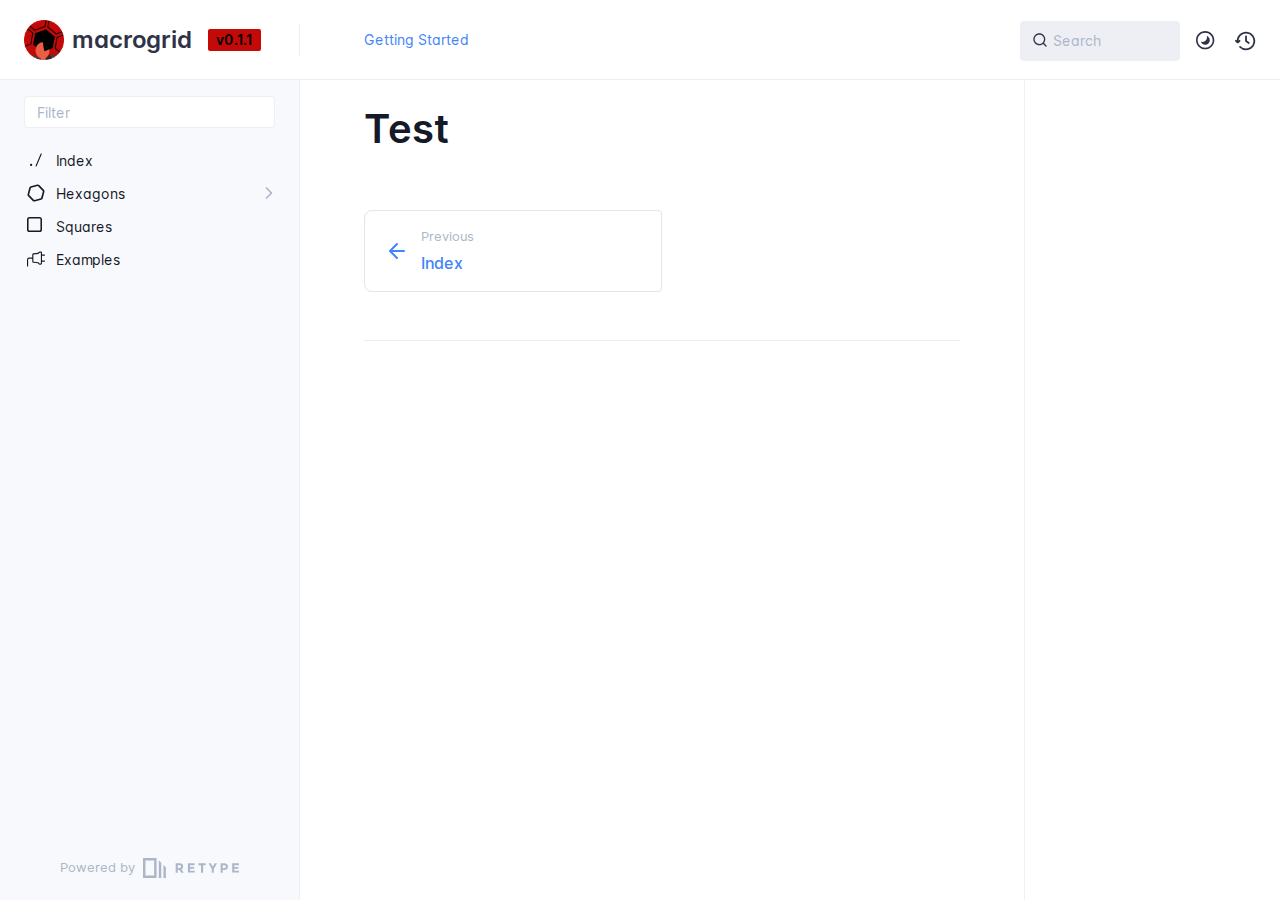
<file: test/index.html>
<!DOCTYPE html>
<html lang="en" class="h-full">
<head>
    <meta charset="UTF-8">
    <meta name="viewport" content="width=device-width,initial-scale=1">
    <meta name="turbo-root" content="/macrogrid">
    <meta name="turbo-cache-control" content="no-cache" data-turbo-track="reload" data-track-token="3.6.0.793025568845">

    <!-- See retype.com -->
    <meta name="generator" content="Retype 3.6.0">

    <!-- Primary Meta Tags -->
    <title>Test</title>
    <meta name="title" content="Test">

    <!-- Canonical -->
    <link rel="canonical" href="https://azazelcodes.github.io/macrogrid/test/">

    <!-- Open Graph / Facebook -->
    <meta property="og:type" content="website">
    <meta property="og:url" content="https://azazelcodes.github.io/macrogrid/test/">
    <meta property="og:title" content="Test">

    <!-- Twitter -->
    <meta property="twitter:card" content="summary_large_image">
    <meta property="twitter:url" content="https://azazelcodes.github.io/macrogrid/test/">
    <meta property="twitter:title" content="Test">

    <script data-cfasync="false">(function () { var el = document.documentElement, m = localStorage.getItem("doc_theme"), wm = window.matchMedia; if (m === "dark" || (!m && wm && wm("(prefers-color-scheme: dark)").matches)) { el.classList.add("dark") } else { el.classList.remove("dark") } })();</script>

    <link href="../favicon.ico" rel="icon">
    <link href="../resources/css/retype.css?v=3.6.0.793025568845" rel="stylesheet">

    <script data-cfasync="false" src="../resources/js/config.js?v=3.6.0.793025568845" data-turbo-eval="false" defer></script>
    <script data-cfasync="false" src="../resources/js/retype.js?v=3.6.0" data-turbo-eval="false" defer></script>
    <script id="lunr-js" data-cfasync="false" src="../resources/js/lunr.js?v=3.6.0.793025568845" data-turbo-eval="false" defer></script>
</head>
<body>
    <div id="docs-app" class="relative text-base antialiased text-gray-700 bg-white font-body dark:bg-dark-850 dark:text-dark-300">
        <div class="absolute bottom-0 left-0 bg-gray-100 dark:bg-dark-800" style="top: 5rem; right: 50%"></div>
    
        <header id="docs-site-header" class="sticky top-0 z-30 flex w-full h-16 bg-white border-b border-gray-200 md:h-20 dark:bg-dark-850 dark:border-dark-650">
            <div class="container relative flex items-center justify-between pr-6 grow md:justify-start">
                <!-- Mobile menu button skeleton -->
                <button v-cloak class="skeleton docs-mobile-menu-button flex items-center justify-center shrink-0 overflow-hidden dark:text-white focus:outline-none rounded-full w-10 h-10 ml-3.5 md:hidden"><svg xmlns="http://www.w3.org/2000/svg" class="mb-px shrink-0" width="24" height="24" viewBox="0 0 24 24" role="presentation" style="margin-bottom: 0px;"><g fill="currentColor"><path d="M2 4h20v2H2zM2 11h20v2H2zM2 18h20v2H2z"></path></g></svg></button>
                <div v-cloak id="docs-sidebar-toggle"></div>
        
                <!-- Logo -->
                <div class="flex items-center justify-between h-full py-2 md:w-75">
                    <div class="flex items-center px-2 md:px-6">
                        <a id="docs-site-logo" href="../" class="flex items-center leading-snug text-2xl">
                            <span class="w-10 mr-2 grow-0 shrink-0 overflow-hidden">
                                <img class="max-h-10 dark:hidden md:inline-block" src="../static/logo.png">
                                <img class="max-h-10 hidden dark:inline-block" src="../static/logo.png">
                            </span>
                            <span class="dark:text-white font-semibold line-clamp-1 md:line-clamp-2">macrogrid</span>
                        </a><span class="hidden px-2 py-1 ml-4 text-sm font-semibold leading-none text-root-logo-label-text bg-root-logo-label-bg rounded-sm md:inline-block">v0.1.1</span>
                    </div>
        
                    <span class="hidden h-8 border-r md:inline-block dark:border-dark-650"></span>
                </div>
        
                <div class="flex justify-between md:grow">
                    <!-- Top Nav -->
                    <nav class="hidden md:flex">
                        <ul class="flex flex-col mb-4 md:pl-16 md:mb-0 md:flex-row md:items-center">
                            <li class="mr-6">
                                <a class="py-2 md:mb-0 inline-flex items-center text-sm whitespace-nowrap transition-colors duration-200 ease-linear md:text-blue-500 dark:text-blue-400 hover:text-blue-800 dark:hover:text-blue-200" href="https://retype.com/guides/getting-started/">Getting Started</a>
                            </li>
        
                        </ul>
                    </nav>
        
                    <!-- Header Right Skeleton -->
                    <div v-cloak class="flex justify-end grow skeleton">
        
                        <!-- Search input mock -->
                        <div class="relative hidden w-40 lg:block lg:max-w-sm lg:ml-auto">
                            <div class="absolute flex items-center justify-center h-full pl-3 dark:text-dark-300">
                                <svg xmlns="http://www.w3.org/2000/svg" class="icon-base" width="16" height="16" viewBox="0 0 24 24" aria-labelledby="icon" role="presentation" style="margin-bottom: 1px;"><g fill="currentColor" ><path d="M21.71 20.29l-3.68-3.68A8.963 8.963 0 0020 11c0-4.96-4.04-9-9-9s-9 4.04-9 9 4.04 9 9 9c2.12 0 4.07-.74 5.61-1.97l3.68 3.68c.2.19.45.29.71.29s.51-.1.71-.29c.39-.39.39-1.03 0-1.42zM4 11c0-3.86 3.14-7 7-7s7 3.14 7 7c0 1.92-.78 3.66-2.04 4.93-.01.01-.02.01-.02.01-.01.01-.01.01-.01.02A6.98 6.98 0 0111 18c-3.86 0-7-3.14-7-7z" ></path></g></svg>
                            </div>
                            <input class="w-full h-10 placeholder-gray-400 transition-colors duration-200 ease-in bg-gray-200 border border-transparent rounded md:text-sm hover:bg-white hover:border-gray-300 focus:outline-none focus:bg-white focus:border-gray-500 dark:bg-dark-600 dark:border-dark-600 dark:placeholder-dark-400" style="padding: 0.625rem 0.75rem 0.625rem 2rem" type="text" placeholder="Search">
                        </div>
        
                        <!-- Mobile search button -->
                        <div class="flex items-center justify-center w-10 h-10 lg:hidden">
                            <svg xmlns="http://www.w3.org/2000/svg" class="shrink-0 icon-base" width="20" height="20" viewBox="0 0 24 24" aria-labelledby="icon" role="presentation" style="margin-bottom: 0px;"><g fill="currentColor" ><path d="M21.71 20.29l-3.68-3.68A8.963 8.963 0 0020 11c0-4.96-4.04-9-9-9s-9 4.04-9 9 4.04 9 9 9c2.12 0 4.07-.74 5.61-1.97l3.68 3.68c.2.19.45.29.71.29s.51-.1.71-.29c.39-.39.39-1.03 0-1.42zM4 11c0-3.86 3.14-7 7-7s7 3.14 7 7c0 1.92-.78 3.66-2.04 4.93-.01.01-.02.01-.02.01-.01.01-.01.01-.01.02A6.98 6.98 0 0111 18c-3.86 0-7-3.14-7-7z" ></path></g></svg>
                        </div>
        
                        <!-- Dark mode switch placeholder -->
                        <div class="w-10 h-10 lg:ml-2"></div>
        
                        <!-- History button -->
                        <div class="flex items-center justify-center w-10 h-10" style="margin-right: -0.625rem;">
                            <svg xmlns="http://www.w3.org/2000/svg" class="shrink-0 icon-base" width="22" height="22" viewBox="0 0 24 24" aria-labelledby="icon" role="presentation" style="margin-bottom: 0px;"><g fill="currentColor" ><g ><path d="M12.01 6.01c-.55 0-1 .45-1 1V12a1 1 0 00.4.8l3 2.22a.985.985 0 001.39-.2.996.996 0 00-.21-1.4l-2.6-1.92V7.01c.02-.55-.43-1-.98-1z"></path><path d="M12.01 1.91c-5.33 0-9.69 4.16-10.05 9.4l-.29-.26a.997.997 0 10-1.34 1.48l1.97 1.79c.19.17.43.26.67.26s.48-.09.67-.26l1.97-1.79a.997.997 0 10-1.34-1.48l-.31.28c.34-4.14 3.82-7.41 8.05-7.41 4.46 0 8.08 3.63 8.08 8.09s-3.63 8.08-8.08 8.08c-2.18 0-4.22-.85-5.75-2.4a.996.996 0 10-1.42 1.4 10.02 10.02 0 007.17 2.99c5.56 0 10.08-4.52 10.08-10.08.01-5.56-4.52-10.09-10.08-10.09z"></path></g></g></svg>
                        </div>
                    </div>
        
                    <div v-cloak class="flex justify-end grow">
                        <div id="docs-mobile-search-button"></div>
                        <doc-search-desktop></doc-search-desktop>
        
                        <doc-theme-switch class="lg:ml-2"></doc-theme-switch>
                        <doc-history></doc-history>
                    </div>
                </div>
            </div>
        </header>
    
        <div class="container relative flex bg-white">
            <!-- Sidebar Skeleton -->
            <div v-cloak class="fixed flex flex-col shrink-0 duration-300 ease-in-out bg-gray-100 border-gray-200 sidebar top-20 w-75 border-r h-screen md:sticky transition-transform skeleton dark:bg-dark-800 dark:border-dark-650">
            
                <!-- Render this div, if config.showSidebarFilter is `true` -->
                <div class="flex items-center h-16 px-6">
                    <input class="w-full h-8 px-3 py-2 transition-colors duration-200 ease-linear bg-white border border-gray-200 rounded shadow-none text-sm focus:outline-none focus:border-gray-600 dark:bg-dark-600 dark:border-dark-600" type="text" placeholder="Filter">
                </div>
            
                <div class="pl-6 mt-1 mb-4">
                    <div class="w-32 h-3 mb-4 bg-gray-200 rounded-full loading dark:bg-dark-600"></div>
                    <div class="w-48 h-3 mb-4 bg-gray-200 rounded-full loading dark:bg-dark-600"></div>
                    <div class="w-40 h-3 mb-4 bg-gray-200 rounded-full loading dark:bg-dark-600"></div>
                    <div class="w-32 h-3 mb-4 bg-gray-200 rounded-full loading dark:bg-dark-600"></div>
                    <div class="w-48 h-3 mb-4 bg-gray-200 rounded-full loading dark:bg-dark-600"></div>
                    <div class="w-40 h-3 mb-4 bg-gray-200 rounded-full loading dark:bg-dark-600"></div>
                </div>
            
                <div class="shrink-0 mt-auto bg-transparent dark:border-dark-650">
                    <a class="flex items-center justify-center flex-nowrap h-16 text-gray-400 dark:text-dark-400 hover:text-gray-700 dark:hover:text-dark-300 transition-colors duration-150 ease-in docs-powered-by" target="_blank" href="https://retype.com/" rel="noopener">
                        <span class="text-xs whitespace-nowrap">Powered by</span>
                        <svg xmlns="http://www.w3.org/2000/svg" class="ml-2" fill="currentColor" width="96" height="20" overflow="visible"><path d="M0 0v20h13.59V0H0zm11.15 17.54H2.44V2.46h8.71v15.08zM15.8 20h2.44V4.67L15.8 2.22zM20.45 6.89V20h2.44V9.34z"/><g><path d="M40.16 8.44c0 1.49-.59 2.45-1.75 2.88l2.34 3.32h-2.53l-2.04-2.96h-1.43v2.96h-2.06V5.36h3.5c1.43 0 2.46.24 3.07.73s.9 1.27.9 2.35zm-2.48 1.1c.26-.23.38-.59.38-1.09 0-.5-.13-.84-.4-1.03s-.73-.28-1.39-.28h-1.54v2.75h1.5c.72 0 1.2-.12 1.45-.35zM51.56 5.36V7.2h-4.59v1.91h4.13v1.76h-4.13v1.92h4.74v1.83h-6.79V5.36h6.64zM60.09 7.15v7.48h-2.06V7.15h-2.61V5.36h7.28v1.79h-2.61zM70.81 14.64h-2.06v-3.66l-3.19-5.61h2.23l1.99 3.45 1.99-3.45H74l-3.19 5.61v3.66zM83.99 6.19c.65.55.97 1.4.97 2.55s-.33 1.98-1 2.51-1.68.8-3.04.8h-1.23v2.59h-2.06V5.36h3.26c1.42 0 2.45.28 3.1.83zm-1.51 3.65c.25-.28.37-.69.37-1.22s-.16-.92-.48-1.14c-.32-.23-.82-.34-1.5-.34H79.7v3.12h1.38c.68 0 1.15-.14 1.4-.42zM95.85 5.36V7.2h-4.59v1.91h4.13v1.76h-4.13v1.92H96v1.83h-6.79V5.36h6.64z"/></g></svg>
                    </a>
                </div>
            </div>
            
            <!-- Sidebar component -->
            <doc-sidebar v-cloak>
                <template #sidebar-footer>
                    <div class="shrink-0 mt-auto border-t md:bg-transparent md:border-none dark:border-dark-650">
            
                        <div class="py-3 px-6 md:hidden border-b dark:border-dark-650">
                            <nav>
                                <ul class="flex flex-wrap justify-center items-center">
                                    <li class="mr-6">
                                        <a class="block py-1 inline-flex items-center text-sm whitespace-nowrap transition-colors duration-200 ease-linear md:text-blue-500 dark:text-blue-400 hover:text-blue-800 dark:hover:text-blue-200" href="https://retype.com/guides/getting-started/">Getting Started</a>
                                    </li>
            
                                </ul>
                            </nav>
                        </div>
            
                        <a class="flex items-center justify-center flex-nowrap h-16 text-gray-400 dark:text-dark-400 hover:text-gray-700 dark:hover:text-dark-300 transition-colors duration-150 ease-in docs-powered-by" target="_blank" href="https://retype.com/" rel="noopener">
                            <span class="text-xs whitespace-nowrap">Powered by</span>
                            <svg xmlns="http://www.w3.org/2000/svg" class="ml-2" fill="currentColor" width="96" height="20" overflow="visible"><path d="M0 0v20h13.59V0H0zm11.15 17.54H2.44V2.46h8.71v15.08zM15.8 20h2.44V4.67L15.8 2.22zM20.45 6.89V20h2.44V9.34z"/><g><path d="M40.16 8.44c0 1.49-.59 2.45-1.75 2.88l2.34 3.32h-2.53l-2.04-2.96h-1.43v2.96h-2.06V5.36h3.5c1.43 0 2.46.24 3.07.73s.9 1.27.9 2.35zm-2.48 1.1c.26-.23.38-.59.38-1.09 0-.5-.13-.84-.4-1.03s-.73-.28-1.39-.28h-1.54v2.75h1.5c.72 0 1.2-.12 1.45-.35zM51.56 5.36V7.2h-4.59v1.91h4.13v1.76h-4.13v1.92h4.74v1.83h-6.79V5.36h6.64zM60.09 7.15v7.48h-2.06V7.15h-2.61V5.36h7.28v1.79h-2.61zM70.81 14.64h-2.06v-3.66l-3.19-5.61h2.23l1.99 3.45 1.99-3.45H74l-3.19 5.61v3.66zM83.99 6.19c.65.55.97 1.4.97 2.55s-.33 1.98-1 2.51-1.68.8-3.04.8h-1.23v2.59h-2.06V5.36h3.26c1.42 0 2.45.28 3.1.83zm-1.51 3.65c.25-.28.37-.69.37-1.22s-.16-.92-.48-1.14c-.32-.23-.82-.34-1.5-.34H79.7v3.12h1.38c.68 0 1.15-.14 1.4-.42zM95.85 5.36V7.2h-4.59v1.91h4.13v1.76h-4.13v1.92H96v1.83h-6.79V5.36h6.64z"/></g></svg>
                        </a>
                    </div>
                </template>
            </doc-sidebar>
    
            <div class="grow min-w-0 dark:bg-dark-850">
                <!-- Render "toolbar" template here on api pages --><!-- Render page content -->
                <div class="flex">
                    <div class="min-w-0 p-4 grow md:px-16">
                        <main class="relative pb-12 lg:pt-2">
                            <div class="docs-markdown" id="docs-content">
                                <!-- Rendered if sidebar right is enabled -->
                                <div id="docs-sidebar-right-toggle"></div>
                                <!-- Page content  -->
<doc-anchor-target id="test" class="break-words">
    <h1>
        <doc-anchor-trigger class="header-anchor-trigger" to="#test">#</doc-anchor-trigger>
        <span>Test</span>
    </h1>
</doc-anchor-target>

                                
                                <!-- Required only on API pages -->
                                <doc-toolbar-member-filter-no-results></doc-toolbar-member-filter-no-results>
                            </div>
                            <footer class="clear-both">
                            
                                <nav class="flex mt-14">
                                    <div class="w-1/2">
                                        <a class="px-5 py-4 h-full flex items-center break-normal font-medium text-blue-500 dark:text-blue-400 border border-gray-300 hover:border-gray-400 dark:border-dark-650 dark:hover:border-dark-450 rounded-r rounded-l-lg transition-colors duration-150 relative hover:z-5" href="../">
                                            <svg xmlns="http://www.w3.org/2000/svg" class="mr-3" width="24" height="24" viewBox="0 0 24 24" fill="currentColor" overflow="visible"><path d="M19 11H7.41l5.29-5.29a.996.996 0 10-1.41-1.41l-7 7a1 1 0 000 1.42l7 7a1.024 1.024 0 001.42-.01.996.996 0 000-1.41L7.41 13H19c.55 0 1-.45 1-1s-.45-1-1-1z" /><path fill="none" d="M0 0h24v24H0z" /></svg>
                                            <span>
                                                <span class="block text-xs font-normal text-gray-400 dark:text-dark-400">Previous</span>
                                                <span class="block mt-1">Index</span>
                                            </span>
                                        </a>
                                    </div>
                            
                                    <div class="w-1/2">
                                    </div>
                                </nav>
                            </footer>
                        </main>
                
                        <div class="border-t dark:border-dark-650 pt-6 mb-8">
                            <footer class="flex flex-wrap items-center justify-between">
                                <div>
                                    <ul class="flex flex-wrap items-center text-sm">
                                    </ul>
                                </div>
                                <div class="docs-copyright py-2 text-gray-500 dark:text-dark-350 text-sm leading-relaxed"></div>
                            </footer>
                        </div>
                    </div>
                
                    <!-- Rendered if sidebar right is enabled -->
                    <!-- Sidebar right skeleton-->
                    <div v-cloak class="fixed top-0 bottom-0 right-0 translate-x-full bg-white border-gray-200 lg:sticky lg:border-l lg:shrink-0 lg:pt-6 lg:transform-none sm:w-1/2 lg:w-64 lg:z-0 md:w-104 sidebar-right skeleton dark:bg-dark-850 dark:border-dark-650">
                        <div class="pl-5">
                            <div class="w-32 h-3 mb-4 bg-gray-200 dark:bg-dark-600 rounded-full loading"></div>
                            <div class="w-48 h-3 mb-4 bg-gray-200 dark:bg-dark-600 rounded-full loading"></div>
                            <div class="w-40 h-3 mb-4 bg-gray-200 dark:bg-dark-600 rounded-full loading"></div>
                        </div>
                    </div>
                
                    <!-- User should be able to hide sidebar right -->
                    <doc-sidebar-right v-cloak></doc-sidebar-right>
                </div>

            </div>
        </div>
    
        <doc-search-mobile></doc-search-mobile>
        <doc-back-to-top></doc-back-to-top>
    </div>


    <div id="docs-overlay-target"></div>

    <script data-cfasync="false">window.__DOCS__ = { "title": "Test", level: 1, icon: "file", hasPrism: false, hasMermaid: false, hasMath: false, tocDepth: 23 }</script>
</body>
</html>
</file>
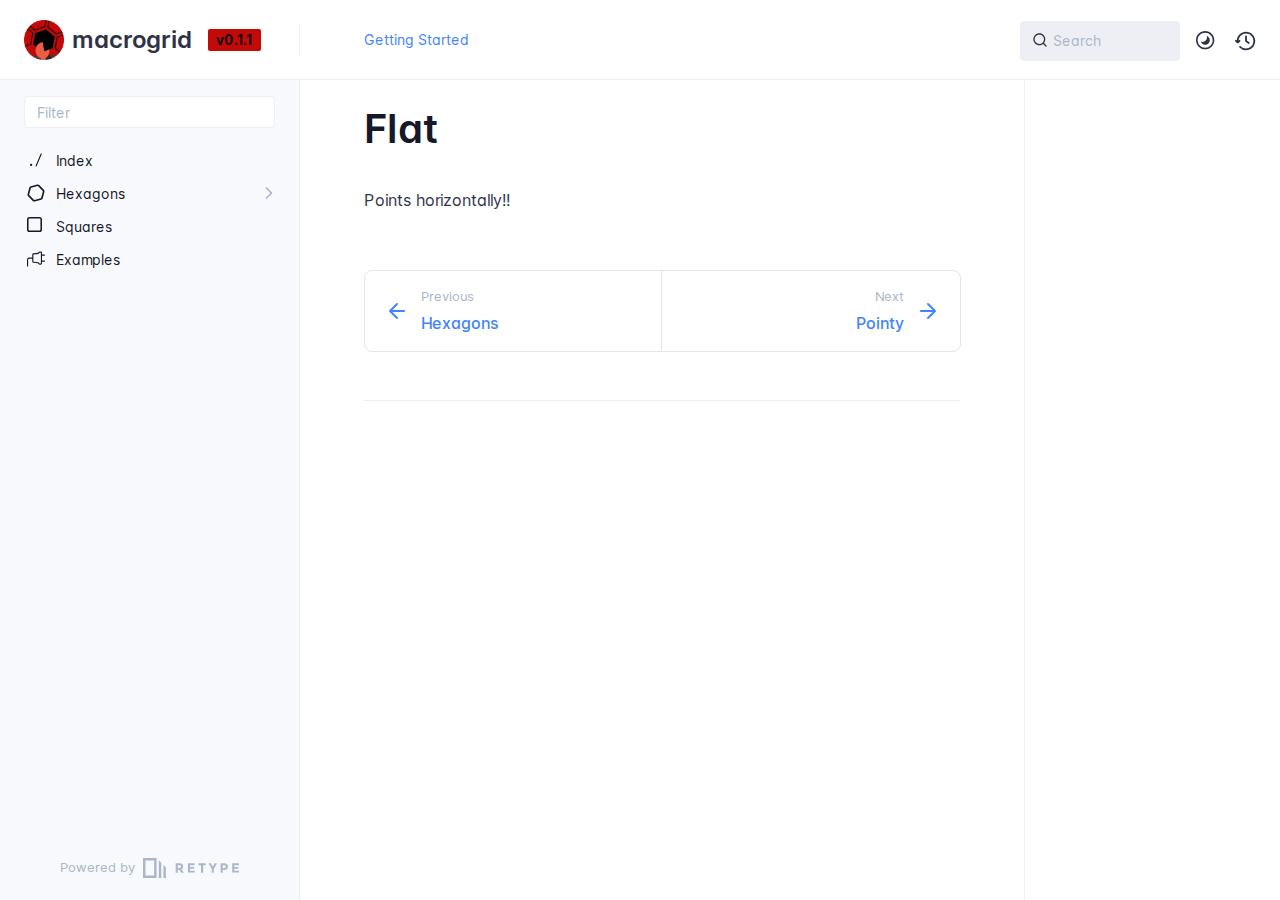
<file: hexagons/flat/index.html>
<!DOCTYPE html>
<html lang="en" class="h-full">
<head>
    <meta charset="UTF-8">
    <meta name="viewport" content="width=device-width,initial-scale=1">
    <meta name="turbo-root" content="/macrogrid">
    <meta name="turbo-cache-control" content="no-cache" data-turbo-track="reload" data-track-token="3.6.0.793388109796">

    <!-- See retype.com -->
    <meta name="generator" content="Retype 3.6.0">

    <!-- Primary Meta Tags -->
    <title>Flat</title>
    <meta name="title" content="Flat">
    <meta name="description" content="Points horizontally!!">

    <!-- Canonical -->
    <link rel="canonical" href="https://azazelcodes.github.io/macrogrid/hexagons/flat/">

    <!-- Open Graph / Facebook -->
    <meta property="og:type" content="website">
    <meta property="og:url" content="https://azazelcodes.github.io/macrogrid/hexagons/flat/">
    <meta property="og:title" content="Flat">
    <meta property="og:description" content="Points horizontally!!">

    <!-- Twitter -->
    <meta property="twitter:card" content="summary_large_image">
    <meta property="twitter:url" content="https://azazelcodes.github.io/macrogrid/hexagons/flat/">
    <meta property="twitter:title" content="Flat">
    <meta property="twitter:description" content="Points horizontally!!">

    <script data-cfasync="false">(function () { var el = document.documentElement, m = localStorage.getItem("doc_theme"), wm = window.matchMedia; if (m === "dark" || (!m && wm && wm("(prefers-color-scheme: dark)").matches)) { el.classList.add("dark") } else { el.classList.remove("dark") } })();</script>

    <link href="../../favicon.ico" rel="icon">
    <link href="../../resources/css/retype.css?v=3.6.0.793388109796" rel="stylesheet">

    <script data-cfasync="false" src="../../resources/js/config.js?v=3.6.0.793388109796" data-turbo-eval="false" defer></script>
    <script data-cfasync="false" src="../../resources/js/retype.js?v=3.6.0" data-turbo-eval="false" defer></script>
    <script id="lunr-js" data-cfasync="false" src="../../resources/js/lunr.js?v=3.6.0.793388109796" data-turbo-eval="false" defer></script>
</head>
<body>
    <div id="docs-app" class="relative text-base antialiased text-gray-700 bg-white font-body dark:bg-dark-850 dark:text-dark-300">
        <div class="absolute bottom-0 left-0 bg-gray-100 dark:bg-dark-800" style="top: 5rem; right: 50%"></div>
    
        <header id="docs-site-header" class="sticky top-0 z-30 flex w-full h-16 bg-white border-b border-gray-200 md:h-20 dark:bg-dark-850 dark:border-dark-650">
            <div class="container relative flex items-center justify-between pr-6 grow md:justify-start">
                <!-- Mobile menu button skeleton -->
                <button v-cloak class="skeleton docs-mobile-menu-button flex items-center justify-center shrink-0 overflow-hidden dark:text-white focus:outline-none rounded-full w-10 h-10 ml-3.5 md:hidden"><svg xmlns="http://www.w3.org/2000/svg" class="mb-px shrink-0" width="24" height="24" viewBox="0 0 24 24" role="presentation" style="margin-bottom: 0px;"><g fill="currentColor"><path d="M2 4h20v2H2zM2 11h20v2H2zM2 18h20v2H2z"></path></g></svg></button>
                <div v-cloak id="docs-sidebar-toggle"></div>
        
                <!-- Logo -->
                <div class="flex items-center justify-between h-full py-2 md:w-75">
                    <div class="flex items-center px-2 md:px-6">
                        <a id="docs-site-logo" href="../../" class="flex items-center leading-snug text-2xl">
                            <span class="w-10 mr-2 grow-0 shrink-0 overflow-hidden">
                                <img class="max-h-10 dark:hidden md:inline-block" src="../../static/logo.png">
                                <img class="max-h-10 hidden dark:inline-block" src="../../static/logo.png">
                            </span>
                            <span class="dark:text-white font-semibold line-clamp-1 md:line-clamp-2">macrogrid</span>
                        </a><span class="hidden px-2 py-1 ml-4 text-sm font-semibold leading-none text-root-logo-label-text bg-root-logo-label-bg rounded-sm md:inline-block">v0.1.1</span>
                    </div>
        
                    <span class="hidden h-8 border-r md:inline-block dark:border-dark-650"></span>
                </div>
        
                <div class="flex justify-between md:grow">
                    <!-- Top Nav -->
                    <nav class="hidden md:flex">
                        <ul class="flex flex-col mb-4 md:pl-16 md:mb-0 md:flex-row md:items-center">
                            <li class="mr-6">
                                <a class="py-2 md:mb-0 inline-flex items-center text-sm whitespace-nowrap transition-colors duration-200 ease-linear md:text-blue-500 dark:text-blue-400 hover:text-blue-800 dark:hover:text-blue-200" href="https://retype.com/guides/getting-started/">Getting Started</a>
                            </li>
        
                        </ul>
                    </nav>
        
                    <!-- Header Right Skeleton -->
                    <div v-cloak class="flex justify-end grow skeleton">
        
                        <!-- Search input mock -->
                        <div class="relative hidden w-40 lg:block lg:max-w-sm lg:ml-auto">
                            <div class="absolute flex items-center justify-center h-full pl-3 dark:text-dark-300">
                                <svg xmlns="http://www.w3.org/2000/svg" class="icon-base" width="16" height="16" viewBox="0 0 24 24" aria-labelledby="icon" role="presentation" style="margin-bottom: 1px;"><g fill="currentColor" ><path d="M21.71 20.29l-3.68-3.68A8.963 8.963 0 0020 11c0-4.96-4.04-9-9-9s-9 4.04-9 9 4.04 9 9 9c2.12 0 4.07-.74 5.61-1.97l3.68 3.68c.2.19.45.29.71.29s.51-.1.71-.29c.39-.39.39-1.03 0-1.42zM4 11c0-3.86 3.14-7 7-7s7 3.14 7 7c0 1.92-.78 3.66-2.04 4.93-.01.01-.02.01-.02.01-.01.01-.01.01-.01.02A6.98 6.98 0 0111 18c-3.86 0-7-3.14-7-7z" ></path></g></svg>
                            </div>
                            <input class="w-full h-10 placeholder-gray-400 transition-colors duration-200 ease-in bg-gray-200 border border-transparent rounded md:text-sm hover:bg-white hover:border-gray-300 focus:outline-none focus:bg-white focus:border-gray-500 dark:bg-dark-600 dark:border-dark-600 dark:placeholder-dark-400" style="padding: 0.625rem 0.75rem 0.625rem 2rem" type="text" placeholder="Search">
                        </div>
        
                        <!-- Mobile search button -->
                        <div class="flex items-center justify-center w-10 h-10 lg:hidden">
                            <svg xmlns="http://www.w3.org/2000/svg" class="shrink-0 icon-base" width="20" height="20" viewBox="0 0 24 24" aria-labelledby="icon" role="presentation" style="margin-bottom: 0px;"><g fill="currentColor" ><path d="M21.71 20.29l-3.68-3.68A8.963 8.963 0 0020 11c0-4.96-4.04-9-9-9s-9 4.04-9 9 4.04 9 9 9c2.12 0 4.07-.74 5.61-1.97l3.68 3.68c.2.19.45.29.71.29s.51-.1.71-.29c.39-.39.39-1.03 0-1.42zM4 11c0-3.86 3.14-7 7-7s7 3.14 7 7c0 1.92-.78 3.66-2.04 4.93-.01.01-.02.01-.02.01-.01.01-.01.01-.01.02A6.98 6.98 0 0111 18c-3.86 0-7-3.14-7-7z" ></path></g></svg>
                        </div>
        
                        <!-- Dark mode switch placeholder -->
                        <div class="w-10 h-10 lg:ml-2"></div>
        
                        <!-- History button -->
                        <div class="flex items-center justify-center w-10 h-10" style="margin-right: -0.625rem;">
                            <svg xmlns="http://www.w3.org/2000/svg" class="shrink-0 icon-base" width="22" height="22" viewBox="0 0 24 24" aria-labelledby="icon" role="presentation" style="margin-bottom: 0px;"><g fill="currentColor" ><g ><path d="M12.01 6.01c-.55 0-1 .45-1 1V12a1 1 0 00.4.8l3 2.22a.985.985 0 001.39-.2.996.996 0 00-.21-1.4l-2.6-1.92V7.01c.02-.55-.43-1-.98-1z"></path><path d="M12.01 1.91c-5.33 0-9.69 4.16-10.05 9.4l-.29-.26a.997.997 0 10-1.34 1.48l1.97 1.79c.19.17.43.26.67.26s.48-.09.67-.26l1.97-1.79a.997.997 0 10-1.34-1.48l-.31.28c.34-4.14 3.82-7.41 8.05-7.41 4.46 0 8.08 3.63 8.08 8.09s-3.63 8.08-8.08 8.08c-2.18 0-4.22-.85-5.75-2.4a.996.996 0 10-1.42 1.4 10.02 10.02 0 007.17 2.99c5.56 0 10.08-4.52 10.08-10.08.01-5.56-4.52-10.09-10.08-10.09z"></path></g></g></svg>
                        </div>
                    </div>
        
                    <div v-cloak class="flex justify-end grow">
                        <div id="docs-mobile-search-button"></div>
                        <doc-search-desktop></doc-search-desktop>
        
                        <doc-theme-switch class="lg:ml-2"></doc-theme-switch>
                        <doc-history></doc-history>
                    </div>
                </div>
            </div>
        </header>
    
        <div class="container relative flex bg-white">
            <!-- Sidebar Skeleton -->
            <div v-cloak class="fixed flex flex-col shrink-0 duration-300 ease-in-out bg-gray-100 border-gray-200 sidebar top-20 w-75 border-r h-screen md:sticky transition-transform skeleton dark:bg-dark-800 dark:border-dark-650">
            
                <!-- Render this div, if config.showSidebarFilter is `true` -->
                <div class="flex items-center h-16 px-6">
                    <input class="w-full h-8 px-3 py-2 transition-colors duration-200 ease-linear bg-white border border-gray-200 rounded shadow-none text-sm focus:outline-none focus:border-gray-600 dark:bg-dark-600 dark:border-dark-600" type="text" placeholder="Filter">
                </div>
            
                <div class="pl-6 mt-1 mb-4">
                    <div class="w-32 h-3 mb-4 bg-gray-200 rounded-full loading dark:bg-dark-600"></div>
                    <div class="w-48 h-3 mb-4 bg-gray-200 rounded-full loading dark:bg-dark-600"></div>
                    <div class="w-40 h-3 mb-4 bg-gray-200 rounded-full loading dark:bg-dark-600"></div>
                    <div class="w-32 h-3 mb-4 bg-gray-200 rounded-full loading dark:bg-dark-600"></div>
                    <div class="w-48 h-3 mb-4 bg-gray-200 rounded-full loading dark:bg-dark-600"></div>
                    <div class="w-40 h-3 mb-4 bg-gray-200 rounded-full loading dark:bg-dark-600"></div>
                </div>
            
                <div class="shrink-0 mt-auto bg-transparent dark:border-dark-650">
                    <a class="flex items-center justify-center flex-nowrap h-16 text-gray-400 dark:text-dark-400 hover:text-gray-700 dark:hover:text-dark-300 transition-colors duration-150 ease-in docs-powered-by" target="_blank" href="https://retype.com/" rel="noopener">
                        <span class="text-xs whitespace-nowrap">Powered by</span>
                        <svg xmlns="http://www.w3.org/2000/svg" class="ml-2" fill="currentColor" width="96" height="20" overflow="visible"><path d="M0 0v20h13.59V0H0zm11.15 17.54H2.44V2.46h8.71v15.08zM15.8 20h2.44V4.67L15.8 2.22zM20.45 6.89V20h2.44V9.34z"/><g><path d="M40.16 8.44c0 1.49-.59 2.45-1.75 2.88l2.34 3.32h-2.53l-2.04-2.96h-1.43v2.96h-2.06V5.36h3.5c1.43 0 2.46.24 3.07.73s.9 1.27.9 2.35zm-2.48 1.1c.26-.23.38-.59.38-1.09 0-.5-.13-.84-.4-1.03s-.73-.28-1.39-.28h-1.54v2.75h1.5c.72 0 1.2-.12 1.45-.35zM51.56 5.36V7.2h-4.59v1.91h4.13v1.76h-4.13v1.92h4.74v1.83h-6.79V5.36h6.64zM60.09 7.15v7.48h-2.06V7.15h-2.61V5.36h7.28v1.79h-2.61zM70.81 14.64h-2.06v-3.66l-3.19-5.61h2.23l1.99 3.45 1.99-3.45H74l-3.19 5.61v3.66zM83.99 6.19c.65.55.97 1.4.97 2.55s-.33 1.98-1 2.51-1.68.8-3.04.8h-1.23v2.59h-2.06V5.36h3.26c1.42 0 2.45.28 3.1.83zm-1.51 3.65c.25-.28.37-.69.37-1.22s-.16-.92-.48-1.14c-.32-.23-.82-.34-1.5-.34H79.7v3.12h1.38c.68 0 1.15-.14 1.4-.42zM95.85 5.36V7.2h-4.59v1.91h4.13v1.76h-4.13v1.92H96v1.83h-6.79V5.36h6.64z"/></g></svg>
                    </a>
                </div>
            </div>
            
            <!-- Sidebar component -->
            <doc-sidebar v-cloak>
                <template #sidebar-footer>
                    <div class="shrink-0 mt-auto border-t md:bg-transparent md:border-none dark:border-dark-650">
            
                        <div class="py-3 px-6 md:hidden border-b dark:border-dark-650">
                            <nav>
                                <ul class="flex flex-wrap justify-center items-center">
                                    <li class="mr-6">
                                        <a class="block py-1 inline-flex items-center text-sm whitespace-nowrap transition-colors duration-200 ease-linear md:text-blue-500 dark:text-blue-400 hover:text-blue-800 dark:hover:text-blue-200" href="https://retype.com/guides/getting-started/">Getting Started</a>
                                    </li>
            
                                </ul>
                            </nav>
                        </div>
            
                        <a class="flex items-center justify-center flex-nowrap h-16 text-gray-400 dark:text-dark-400 hover:text-gray-700 dark:hover:text-dark-300 transition-colors duration-150 ease-in docs-powered-by" target="_blank" href="https://retype.com/" rel="noopener">
                            <span class="text-xs whitespace-nowrap">Powered by</span>
                            <svg xmlns="http://www.w3.org/2000/svg" class="ml-2" fill="currentColor" width="96" height="20" overflow="visible"><path d="M0 0v20h13.59V0H0zm11.15 17.54H2.44V2.46h8.71v15.08zM15.8 20h2.44V4.67L15.8 2.22zM20.45 6.89V20h2.44V9.34z"/><g><path d="M40.16 8.44c0 1.49-.59 2.45-1.75 2.88l2.34 3.32h-2.53l-2.04-2.96h-1.43v2.96h-2.06V5.36h3.5c1.43 0 2.46.24 3.07.73s.9 1.27.9 2.35zm-2.48 1.1c.26-.23.38-.59.38-1.09 0-.5-.13-.84-.4-1.03s-.73-.28-1.39-.28h-1.54v2.75h1.5c.72 0 1.2-.12 1.45-.35zM51.56 5.36V7.2h-4.59v1.91h4.13v1.76h-4.13v1.92h4.74v1.83h-6.79V5.36h6.64zM60.09 7.15v7.48h-2.06V7.15h-2.61V5.36h7.28v1.79h-2.61zM70.81 14.64h-2.06v-3.66l-3.19-5.61h2.23l1.99 3.45 1.99-3.45H74l-3.19 5.61v3.66zM83.99 6.19c.65.55.97 1.4.97 2.55s-.33 1.98-1 2.51-1.68.8-3.04.8h-1.23v2.59h-2.06V5.36h3.26c1.42 0 2.45.28 3.1.83zm-1.51 3.65c.25-.28.37-.69.37-1.22s-.16-.92-.48-1.14c-.32-.23-.82-.34-1.5-.34H79.7v3.12h1.38c.68 0 1.15-.14 1.4-.42zM95.85 5.36V7.2h-4.59v1.91h4.13v1.76h-4.13v1.92H96v1.83h-6.79V5.36h6.64z"/></g></svg>
                        </a>
                    </div>
                </template>
            </doc-sidebar>
    
            <div class="grow min-w-0 dark:bg-dark-850">
                <!-- Render "toolbar" template here on api pages --><!-- Render page content -->
                <div class="flex">
                    <div class="min-w-0 p-4 grow md:px-16">
                        <main class="relative pb-12 lg:pt-2">
                            <div class="docs-markdown" id="docs-content">
                                <!-- Rendered if sidebar right is enabled -->
                                <div id="docs-sidebar-right-toggle"></div>
                                <!-- Page content  -->
<doc-anchor-target id="flat" class="break-words">
    <h1>
        <doc-anchor-trigger class="header-anchor-trigger" to="#flat">#</doc-anchor-trigger>
        <span>Flat</span>
    </h1>
</doc-anchor-target>
<p>Points horizontally!!</p>

                                
                                <!-- Required only on API pages -->
                                <doc-toolbar-member-filter-no-results></doc-toolbar-member-filter-no-results>
                            </div>
                            <footer class="clear-both">
                            
                                <nav class="flex mt-14">
                                    <div class="w-1/2">
                                        <a class="px-5 py-4 h-full flex items-center break-normal font-medium text-blue-500 dark:text-blue-400 border border-gray-300 hover:border-gray-400 dark:border-dark-650 dark:hover:border-dark-450 rounded-l-lg transition-colors duration-150 relative hover:z-5" href="../../hexagons/">
                                            <svg xmlns="http://www.w3.org/2000/svg" class="mr-3" width="24" height="24" viewBox="0 0 24 24" fill="currentColor" overflow="visible"><path d="M19 11H7.41l5.29-5.29a.996.996 0 10-1.41-1.41l-7 7a1 1 0 000 1.42l7 7a1.024 1.024 0 001.42-.01.996.996 0 000-1.41L7.41 13H19c.55 0 1-.45 1-1s-.45-1-1-1z" /><path fill="none" d="M0 0h24v24H0z" /></svg>
                                            <span>
                                                <span class="block text-xs font-normal text-gray-400 dark:text-dark-400">Previous</span>
                                                <span class="block mt-1">Hexagons</span>
                                            </span>
                                        </a>
                                    </div>
                            
                                    <div class="w-1/2">
                                        <a class="px-5 py-4 -mx-px h-full flex items-center justify-end break-normal font-medium text-blue-500 dark:text-blue-400 border border-gray-300 hover:border-gray-400 dark:border-dark-650 dark:hover:border-dark-450 rounded-r-lg transition-colors duration-150 relative hover:z-5" href="../../hexagons/pointy/">
                                            <span>
                                                <span class="block text-xs font-normal text-right text-gray-400 dark:text-dark-400">Next</span>
                                                <span class="block mt-1">Pointy</span>
                                            </span>
                                            <svg xmlns="http://www.w3.org/2000/svg" class="ml-3" width="24" height="24" viewBox="0 0 24 24" fill="currentColor" overflow="visible"><path d="M19.92 12.38a1 1 0 00-.22-1.09l-7-7a.996.996 0 10-1.41 1.41l5.3 5.3H5c-.55 0-1 .45-1 1s.45 1 1 1h11.59l-5.29 5.29a.996.996 0 000 1.41c.19.2.44.3.7.3s.51-.1.71-.29l7-7c.09-.09.16-.21.21-.33z" /><path fill="none" d="M0 0h24v24H0z" /></svg>
                                        </a>
                                    </div>
                                </nav>
                            </footer>
                        </main>
                
                        <div class="border-t dark:border-dark-650 pt-6 mb-8">
                            <footer class="flex flex-wrap items-center justify-between">
                                <div>
                                    <ul class="flex flex-wrap items-center text-sm">
                                    </ul>
                                </div>
                                <div class="docs-copyright py-2 text-gray-500 dark:text-dark-350 text-sm leading-relaxed"></div>
                            </footer>
                        </div>
                    </div>
                
                    <!-- Rendered if sidebar right is enabled -->
                    <!-- Sidebar right skeleton-->
                    <div v-cloak class="fixed top-0 bottom-0 right-0 translate-x-full bg-white border-gray-200 lg:sticky lg:border-l lg:shrink-0 lg:pt-6 lg:transform-none sm:w-1/2 lg:w-64 lg:z-0 md:w-104 sidebar-right skeleton dark:bg-dark-850 dark:border-dark-650">
                        <div class="pl-5">
                            <div class="w-32 h-3 mb-4 bg-gray-200 dark:bg-dark-600 rounded-full loading"></div>
                            <div class="w-48 h-3 mb-4 bg-gray-200 dark:bg-dark-600 rounded-full loading"></div>
                            <div class="w-40 h-3 mb-4 bg-gray-200 dark:bg-dark-600 rounded-full loading"></div>
                        </div>
                    </div>
                
                    <!-- User should be able to hide sidebar right -->
                    <doc-sidebar-right v-cloak></doc-sidebar-right>
                </div>

            </div>
        </div>
    
        <doc-search-mobile></doc-search-mobile>
        <doc-back-to-top></doc-back-to-top>
    </div>


    <div id="docs-overlay-target"></div>

    <script data-cfasync="false">window.__DOCS__ = { "title": "Flat", level: 2, icon: "file", hasPrism: false, hasMermaid: false, hasMath: false, tocDepth: 23 }</script>
</body>
</html>
</file>
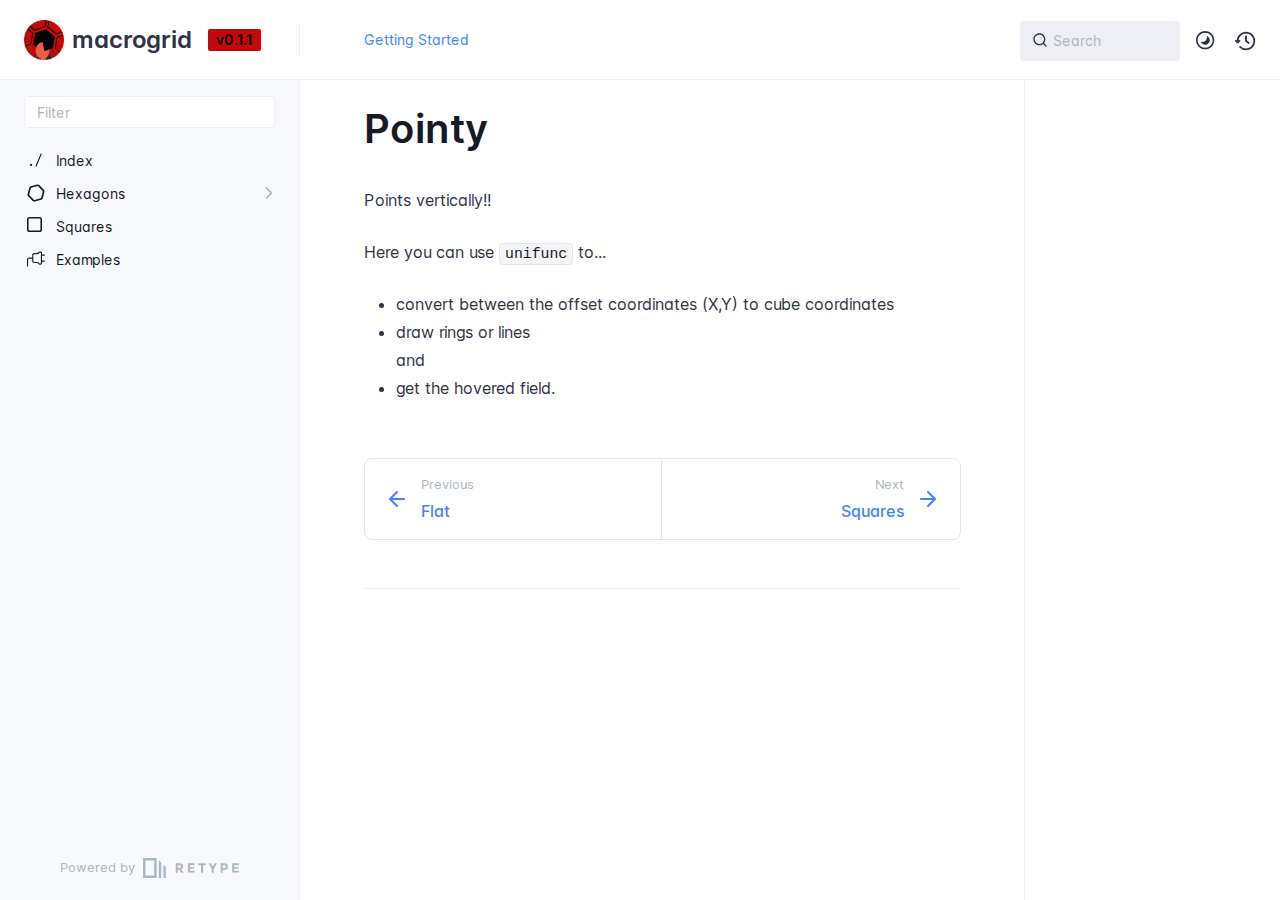
<file: hexagons/pointy/index.html>
<!DOCTYPE html>
<html lang="en" class="h-full">
<head>
    <meta charset="UTF-8">
    <meta name="viewport" content="width=device-width,initial-scale=1">
    <meta name="turbo-root" content="/macrogrid">
    <meta name="turbo-cache-control" content="no-cache" data-turbo-track="reload" data-track-token="3.6.0.793388109796">

    <!-- See retype.com -->
    <meta name="generator" content="Retype 3.6.0">

    <!-- Primary Meta Tags -->
    <title>Pointy</title>
    <meta name="title" content="Pointy">
    <meta name="description" content="Points vertically!!">

    <!-- Canonical -->
    <link rel="canonical" href="https://azazelcodes.github.io/macrogrid/hexagons/pointy/">

    <!-- Open Graph / Facebook -->
    <meta property="og:type" content="website">
    <meta property="og:url" content="https://azazelcodes.github.io/macrogrid/hexagons/pointy/">
    <meta property="og:title" content="Pointy">
    <meta property="og:description" content="Points vertically!!">

    <!-- Twitter -->
    <meta property="twitter:card" content="summary_large_image">
    <meta property="twitter:url" content="https://azazelcodes.github.io/macrogrid/hexagons/pointy/">
    <meta property="twitter:title" content="Pointy">
    <meta property="twitter:description" content="Points vertically!!">

    <script data-cfasync="false">(function () { var el = document.documentElement, m = localStorage.getItem("doc_theme"), wm = window.matchMedia; if (m === "dark" || (!m && wm && wm("(prefers-color-scheme: dark)").matches)) { el.classList.add("dark") } else { el.classList.remove("dark") } })();</script>

    <link href="../../favicon.ico" rel="icon">
    <link href="../../resources/css/retype.css?v=3.6.0.793388109796" rel="stylesheet">

    <script data-cfasync="false" src="../../resources/js/config.js?v=3.6.0.793388109796" data-turbo-eval="false" defer></script>
    <script data-cfasync="false" src="../../resources/js/retype.js?v=3.6.0" data-turbo-eval="false" defer></script>
    <script id="lunr-js" data-cfasync="false" src="../../resources/js/lunr.js?v=3.6.0.793388109796" data-turbo-eval="false" defer></script>
</head>
<body>
    <div id="docs-app" class="relative text-base antialiased text-gray-700 bg-white font-body dark:bg-dark-850 dark:text-dark-300">
        <div class="absolute bottom-0 left-0 bg-gray-100 dark:bg-dark-800" style="top: 5rem; right: 50%"></div>
    
        <header id="docs-site-header" class="sticky top-0 z-30 flex w-full h-16 bg-white border-b border-gray-200 md:h-20 dark:bg-dark-850 dark:border-dark-650">
            <div class="container relative flex items-center justify-between pr-6 grow md:justify-start">
                <!-- Mobile menu button skeleton -->
                <button v-cloak class="skeleton docs-mobile-menu-button flex items-center justify-center shrink-0 overflow-hidden dark:text-white focus:outline-none rounded-full w-10 h-10 ml-3.5 md:hidden"><svg xmlns="http://www.w3.org/2000/svg" class="mb-px shrink-0" width="24" height="24" viewBox="0 0 24 24" role="presentation" style="margin-bottom: 0px;"><g fill="currentColor"><path d="M2 4h20v2H2zM2 11h20v2H2zM2 18h20v2H2z"></path></g></svg></button>
                <div v-cloak id="docs-sidebar-toggle"></div>
        
                <!-- Logo -->
                <div class="flex items-center justify-between h-full py-2 md:w-75">
                    <div class="flex items-center px-2 md:px-6">
                        <a id="docs-site-logo" href="../../" class="flex items-center leading-snug text-2xl">
                            <span class="w-10 mr-2 grow-0 shrink-0 overflow-hidden">
                                <img class="max-h-10 dark:hidden md:inline-block" src="../../static/logo.png">
                                <img class="max-h-10 hidden dark:inline-block" src="../../static/logo.png">
                            </span>
                            <span class="dark:text-white font-semibold line-clamp-1 md:line-clamp-2">macrogrid</span>
                        </a><span class="hidden px-2 py-1 ml-4 text-sm font-semibold leading-none text-root-logo-label-text bg-root-logo-label-bg rounded-sm md:inline-block">v0.1.1</span>
                    </div>
        
                    <span class="hidden h-8 border-r md:inline-block dark:border-dark-650"></span>
                </div>
        
                <div class="flex justify-between md:grow">
                    <!-- Top Nav -->
                    <nav class="hidden md:flex">
                        <ul class="flex flex-col mb-4 md:pl-16 md:mb-0 md:flex-row md:items-center">
                            <li class="mr-6">
                                <a class="py-2 md:mb-0 inline-flex items-center text-sm whitespace-nowrap transition-colors duration-200 ease-linear md:text-blue-500 dark:text-blue-400 hover:text-blue-800 dark:hover:text-blue-200" href="https://retype.com/guides/getting-started/">Getting Started</a>
                            </li>
        
                        </ul>
                    </nav>
        
                    <!-- Header Right Skeleton -->
                    <div v-cloak class="flex justify-end grow skeleton">
        
                        <!-- Search input mock -->
                        <div class="relative hidden w-40 lg:block lg:max-w-sm lg:ml-auto">
                            <div class="absolute flex items-center justify-center h-full pl-3 dark:text-dark-300">
                                <svg xmlns="http://www.w3.org/2000/svg" class="icon-base" width="16" height="16" viewBox="0 0 24 24" aria-labelledby="icon" role="presentation" style="margin-bottom: 1px;"><g fill="currentColor" ><path d="M21.71 20.29l-3.68-3.68A8.963 8.963 0 0020 11c0-4.96-4.04-9-9-9s-9 4.04-9 9 4.04 9 9 9c2.12 0 4.07-.74 5.61-1.97l3.68 3.68c.2.19.45.29.71.29s.51-.1.71-.29c.39-.39.39-1.03 0-1.42zM4 11c0-3.86 3.14-7 7-7s7 3.14 7 7c0 1.92-.78 3.66-2.04 4.93-.01.01-.02.01-.02.01-.01.01-.01.01-.01.02A6.98 6.98 0 0111 18c-3.86 0-7-3.14-7-7z" ></path></g></svg>
                            </div>
                            <input class="w-full h-10 placeholder-gray-400 transition-colors duration-200 ease-in bg-gray-200 border border-transparent rounded md:text-sm hover:bg-white hover:border-gray-300 focus:outline-none focus:bg-white focus:border-gray-500 dark:bg-dark-600 dark:border-dark-600 dark:placeholder-dark-400" style="padding: 0.625rem 0.75rem 0.625rem 2rem" type="text" placeholder="Search">
                        </div>
        
                        <!-- Mobile search button -->
                        <div class="flex items-center justify-center w-10 h-10 lg:hidden">
                            <svg xmlns="http://www.w3.org/2000/svg" class="shrink-0 icon-base" width="20" height="20" viewBox="0 0 24 24" aria-labelledby="icon" role="presentation" style="margin-bottom: 0px;"><g fill="currentColor" ><path d="M21.71 20.29l-3.68-3.68A8.963 8.963 0 0020 11c0-4.96-4.04-9-9-9s-9 4.04-9 9 4.04 9 9 9c2.12 0 4.07-.74 5.61-1.97l3.68 3.68c.2.19.45.29.71.29s.51-.1.71-.29c.39-.39.39-1.03 0-1.42zM4 11c0-3.86 3.14-7 7-7s7 3.14 7 7c0 1.92-.78 3.66-2.04 4.93-.01.01-.02.01-.02.01-.01.01-.01.01-.01.02A6.98 6.98 0 0111 18c-3.86 0-7-3.14-7-7z" ></path></g></svg>
                        </div>
        
                        <!-- Dark mode switch placeholder -->
                        <div class="w-10 h-10 lg:ml-2"></div>
        
                        <!-- History button -->
                        <div class="flex items-center justify-center w-10 h-10" style="margin-right: -0.625rem;">
                            <svg xmlns="http://www.w3.org/2000/svg" class="shrink-0 icon-base" width="22" height="22" viewBox="0 0 24 24" aria-labelledby="icon" role="presentation" style="margin-bottom: 0px;"><g fill="currentColor" ><g ><path d="M12.01 6.01c-.55 0-1 .45-1 1V12a1 1 0 00.4.8l3 2.22a.985.985 0 001.39-.2.996.996 0 00-.21-1.4l-2.6-1.92V7.01c.02-.55-.43-1-.98-1z"></path><path d="M12.01 1.91c-5.33 0-9.69 4.16-10.05 9.4l-.29-.26a.997.997 0 10-1.34 1.48l1.97 1.79c.19.17.43.26.67.26s.48-.09.67-.26l1.97-1.79a.997.997 0 10-1.34-1.48l-.31.28c.34-4.14 3.82-7.41 8.05-7.41 4.46 0 8.08 3.63 8.08 8.09s-3.63 8.08-8.08 8.08c-2.18 0-4.22-.85-5.75-2.4a.996.996 0 10-1.42 1.4 10.02 10.02 0 007.17 2.99c5.56 0 10.08-4.52 10.08-10.08.01-5.56-4.52-10.09-10.08-10.09z"></path></g></g></svg>
                        </div>
                    </div>
        
                    <div v-cloak class="flex justify-end grow">
                        <div id="docs-mobile-search-button"></div>
                        <doc-search-desktop></doc-search-desktop>
        
                        <doc-theme-switch class="lg:ml-2"></doc-theme-switch>
                        <doc-history></doc-history>
                    </div>
                </div>
            </div>
        </header>
    
        <div class="container relative flex bg-white">
            <!-- Sidebar Skeleton -->
            <div v-cloak class="fixed flex flex-col shrink-0 duration-300 ease-in-out bg-gray-100 border-gray-200 sidebar top-20 w-75 border-r h-screen md:sticky transition-transform skeleton dark:bg-dark-800 dark:border-dark-650">
            
                <!-- Render this div, if config.showSidebarFilter is `true` -->
                <div class="flex items-center h-16 px-6">
                    <input class="w-full h-8 px-3 py-2 transition-colors duration-200 ease-linear bg-white border border-gray-200 rounded shadow-none text-sm focus:outline-none focus:border-gray-600 dark:bg-dark-600 dark:border-dark-600" type="text" placeholder="Filter">
                </div>
            
                <div class="pl-6 mt-1 mb-4">
                    <div class="w-32 h-3 mb-4 bg-gray-200 rounded-full loading dark:bg-dark-600"></div>
                    <div class="w-48 h-3 mb-4 bg-gray-200 rounded-full loading dark:bg-dark-600"></div>
                    <div class="w-40 h-3 mb-4 bg-gray-200 rounded-full loading dark:bg-dark-600"></div>
                    <div class="w-32 h-3 mb-4 bg-gray-200 rounded-full loading dark:bg-dark-600"></div>
                    <div class="w-48 h-3 mb-4 bg-gray-200 rounded-full loading dark:bg-dark-600"></div>
                    <div class="w-40 h-3 mb-4 bg-gray-200 rounded-full loading dark:bg-dark-600"></div>
                </div>
            
                <div class="shrink-0 mt-auto bg-transparent dark:border-dark-650">
                    <a class="flex items-center justify-center flex-nowrap h-16 text-gray-400 dark:text-dark-400 hover:text-gray-700 dark:hover:text-dark-300 transition-colors duration-150 ease-in docs-powered-by" target="_blank" href="https://retype.com/" rel="noopener">
                        <span class="text-xs whitespace-nowrap">Powered by</span>
                        <svg xmlns="http://www.w3.org/2000/svg" class="ml-2" fill="currentColor" width="96" height="20" overflow="visible"><path d="M0 0v20h13.59V0H0zm11.15 17.54H2.44V2.46h8.71v15.08zM15.8 20h2.44V4.67L15.8 2.22zM20.45 6.89V20h2.44V9.34z"/><g><path d="M40.16 8.44c0 1.49-.59 2.45-1.75 2.88l2.34 3.32h-2.53l-2.04-2.96h-1.43v2.96h-2.06V5.36h3.5c1.43 0 2.46.24 3.07.73s.9 1.27.9 2.35zm-2.48 1.1c.26-.23.38-.59.38-1.09 0-.5-.13-.84-.4-1.03s-.73-.28-1.39-.28h-1.54v2.75h1.5c.72 0 1.2-.12 1.45-.35zM51.56 5.36V7.2h-4.59v1.91h4.13v1.76h-4.13v1.92h4.74v1.83h-6.79V5.36h6.64zM60.09 7.15v7.48h-2.06V7.15h-2.61V5.36h7.28v1.79h-2.61zM70.81 14.64h-2.06v-3.66l-3.19-5.61h2.23l1.99 3.45 1.99-3.45H74l-3.19 5.61v3.66zM83.99 6.19c.65.55.97 1.4.97 2.55s-.33 1.98-1 2.51-1.68.8-3.04.8h-1.23v2.59h-2.06V5.36h3.26c1.42 0 2.45.28 3.1.83zm-1.51 3.65c.25-.28.37-.69.37-1.22s-.16-.92-.48-1.14c-.32-.23-.82-.34-1.5-.34H79.7v3.12h1.38c.68 0 1.15-.14 1.4-.42zM95.85 5.36V7.2h-4.59v1.91h4.13v1.76h-4.13v1.92H96v1.83h-6.79V5.36h6.64z"/></g></svg>
                    </a>
                </div>
            </div>
            
            <!-- Sidebar component -->
            <doc-sidebar v-cloak>
                <template #sidebar-footer>
                    <div class="shrink-0 mt-auto border-t md:bg-transparent md:border-none dark:border-dark-650">
            
                        <div class="py-3 px-6 md:hidden border-b dark:border-dark-650">
                            <nav>
                                <ul class="flex flex-wrap justify-center items-center">
                                    <li class="mr-6">
                                        <a class="block py-1 inline-flex items-center text-sm whitespace-nowrap transition-colors duration-200 ease-linear md:text-blue-500 dark:text-blue-400 hover:text-blue-800 dark:hover:text-blue-200" href="https://retype.com/guides/getting-started/">Getting Started</a>
                                    </li>
            
                                </ul>
                            </nav>
                        </div>
            
                        <a class="flex items-center justify-center flex-nowrap h-16 text-gray-400 dark:text-dark-400 hover:text-gray-700 dark:hover:text-dark-300 transition-colors duration-150 ease-in docs-powered-by" target="_blank" href="https://retype.com/" rel="noopener">
                            <span class="text-xs whitespace-nowrap">Powered by</span>
                            <svg xmlns="http://www.w3.org/2000/svg" class="ml-2" fill="currentColor" width="96" height="20" overflow="visible"><path d="M0 0v20h13.59V0H0zm11.15 17.54H2.44V2.46h8.71v15.08zM15.8 20h2.44V4.67L15.8 2.22zM20.45 6.89V20h2.44V9.34z"/><g><path d="M40.16 8.44c0 1.49-.59 2.45-1.75 2.88l2.34 3.32h-2.53l-2.04-2.96h-1.43v2.96h-2.06V5.36h3.5c1.43 0 2.46.24 3.07.73s.9 1.27.9 2.35zm-2.48 1.1c.26-.23.38-.59.38-1.09 0-.5-.13-.84-.4-1.03s-.73-.28-1.39-.28h-1.54v2.75h1.5c.72 0 1.2-.12 1.45-.35zM51.56 5.36V7.2h-4.59v1.91h4.13v1.76h-4.13v1.92h4.74v1.83h-6.79V5.36h6.64zM60.09 7.15v7.48h-2.06V7.15h-2.61V5.36h7.28v1.79h-2.61zM70.81 14.64h-2.06v-3.66l-3.19-5.61h2.23l1.99 3.45 1.99-3.45H74l-3.19 5.61v3.66zM83.99 6.19c.65.55.97 1.4.97 2.55s-.33 1.98-1 2.51-1.68.8-3.04.8h-1.23v2.59h-2.06V5.36h3.26c1.42 0 2.45.28 3.1.83zm-1.51 3.65c.25-.28.37-.69.37-1.22s-.16-.92-.48-1.14c-.32-.23-.82-.34-1.5-.34H79.7v3.12h1.38c.68 0 1.15-.14 1.4-.42zM95.85 5.36V7.2h-4.59v1.91h4.13v1.76h-4.13v1.92H96v1.83h-6.79V5.36h6.64z"/></g></svg>
                        </a>
                    </div>
                </template>
            </doc-sidebar>
    
            <div class="grow min-w-0 dark:bg-dark-850">
                <!-- Render "toolbar" template here on api pages --><!-- Render page content -->
                <div class="flex">
                    <div class="min-w-0 p-4 grow md:px-16">
                        <main class="relative pb-12 lg:pt-2">
                            <div class="docs-markdown" id="docs-content">
                                <!-- Rendered if sidebar right is enabled -->
                                <div id="docs-sidebar-right-toggle"></div>
                                <!-- Page content  -->
<doc-anchor-target id="pointy" class="break-words">
    <h1>
        <doc-anchor-trigger class="header-anchor-trigger" to="#pointy">#</doc-anchor-trigger>
        <span>Pointy</span>
    </h1>
</doc-anchor-target>
<p>Points vertically!!</p>
<p>Here you can use <code v-pre>unifunc</code> to...</p>
<ul>
<li>convert between the offset coordinates (X,Y) to cube coordinates</li>
<li>draw rings or lines <br />
and</li>
<li>get the hovered field.</li>
</ul>

                                
                                <!-- Required only on API pages -->
                                <doc-toolbar-member-filter-no-results></doc-toolbar-member-filter-no-results>
                            </div>
                            <footer class="clear-both">
                            
                                <nav class="flex mt-14">
                                    <div class="w-1/2">
                                        <a class="px-5 py-4 h-full flex items-center break-normal font-medium text-blue-500 dark:text-blue-400 border border-gray-300 hover:border-gray-400 dark:border-dark-650 dark:hover:border-dark-450 rounded-l-lg transition-colors duration-150 relative hover:z-5" href="../../hexagons/flat/">
                                            <svg xmlns="http://www.w3.org/2000/svg" class="mr-3" width="24" height="24" viewBox="0 0 24 24" fill="currentColor" overflow="visible"><path d="M19 11H7.41l5.29-5.29a.996.996 0 10-1.41-1.41l-7 7a1 1 0 000 1.42l7 7a1.024 1.024 0 001.42-.01.996.996 0 000-1.41L7.41 13H19c.55 0 1-.45 1-1s-.45-1-1-1z" /><path fill="none" d="M0 0h24v24H0z" /></svg>
                                            <span>
                                                <span class="block text-xs font-normal text-gray-400 dark:text-dark-400">Previous</span>
                                                <span class="block mt-1">Flat</span>
                                            </span>
                                        </a>
                                    </div>
                            
                                    <div class="w-1/2">
                                        <a class="px-5 py-4 -mx-px h-full flex items-center justify-end break-normal font-medium text-blue-500 dark:text-blue-400 border border-gray-300 hover:border-gray-400 dark:border-dark-650 dark:hover:border-dark-450 rounded-r-lg transition-colors duration-150 relative hover:z-5" href="../../squares/">
                                            <span>
                                                <span class="block text-xs font-normal text-right text-gray-400 dark:text-dark-400">Next</span>
                                                <span class="block mt-1">Squares</span>
                                            </span>
                                            <svg xmlns="http://www.w3.org/2000/svg" class="ml-3" width="24" height="24" viewBox="0 0 24 24" fill="currentColor" overflow="visible"><path d="M19.92 12.38a1 1 0 00-.22-1.09l-7-7a.996.996 0 10-1.41 1.41l5.3 5.3H5c-.55 0-1 .45-1 1s.45 1 1 1h11.59l-5.29 5.29a.996.996 0 000 1.41c.19.2.44.3.7.3s.51-.1.71-.29l7-7c.09-.09.16-.21.21-.33z" /><path fill="none" d="M0 0h24v24H0z" /></svg>
                                        </a>
                                    </div>
                                </nav>
                            </footer>
                        </main>
                
                        <div class="border-t dark:border-dark-650 pt-6 mb-8">
                            <footer class="flex flex-wrap items-center justify-between">
                                <div>
                                    <ul class="flex flex-wrap items-center text-sm">
                                    </ul>
                                </div>
                                <div class="docs-copyright py-2 text-gray-500 dark:text-dark-350 text-sm leading-relaxed"></div>
                            </footer>
                        </div>
                    </div>
                
                    <!-- Rendered if sidebar right is enabled -->
                    <!-- Sidebar right skeleton-->
                    <div v-cloak class="fixed top-0 bottom-0 right-0 translate-x-full bg-white border-gray-200 lg:sticky lg:border-l lg:shrink-0 lg:pt-6 lg:transform-none sm:w-1/2 lg:w-64 lg:z-0 md:w-104 sidebar-right skeleton dark:bg-dark-850 dark:border-dark-650">
                        <div class="pl-5">
                            <div class="w-32 h-3 mb-4 bg-gray-200 dark:bg-dark-600 rounded-full loading"></div>
                            <div class="w-48 h-3 mb-4 bg-gray-200 dark:bg-dark-600 rounded-full loading"></div>
                            <div class="w-40 h-3 mb-4 bg-gray-200 dark:bg-dark-600 rounded-full loading"></div>
                        </div>
                    </div>
                
                    <!-- User should be able to hide sidebar right -->
                    <doc-sidebar-right v-cloak></doc-sidebar-right>
                </div>

            </div>
        </div>
    
        <doc-search-mobile></doc-search-mobile>
        <doc-back-to-top></doc-back-to-top>
    </div>


    <div id="docs-overlay-target"></div>

    <script data-cfasync="false">window.__DOCS__ = { "title": "Pointy", level: 2, icon: "file", hasPrism: false, hasMermaid: false, hasMath: false, tocDepth: 23 }</script>
</body>
</html>
</file>
